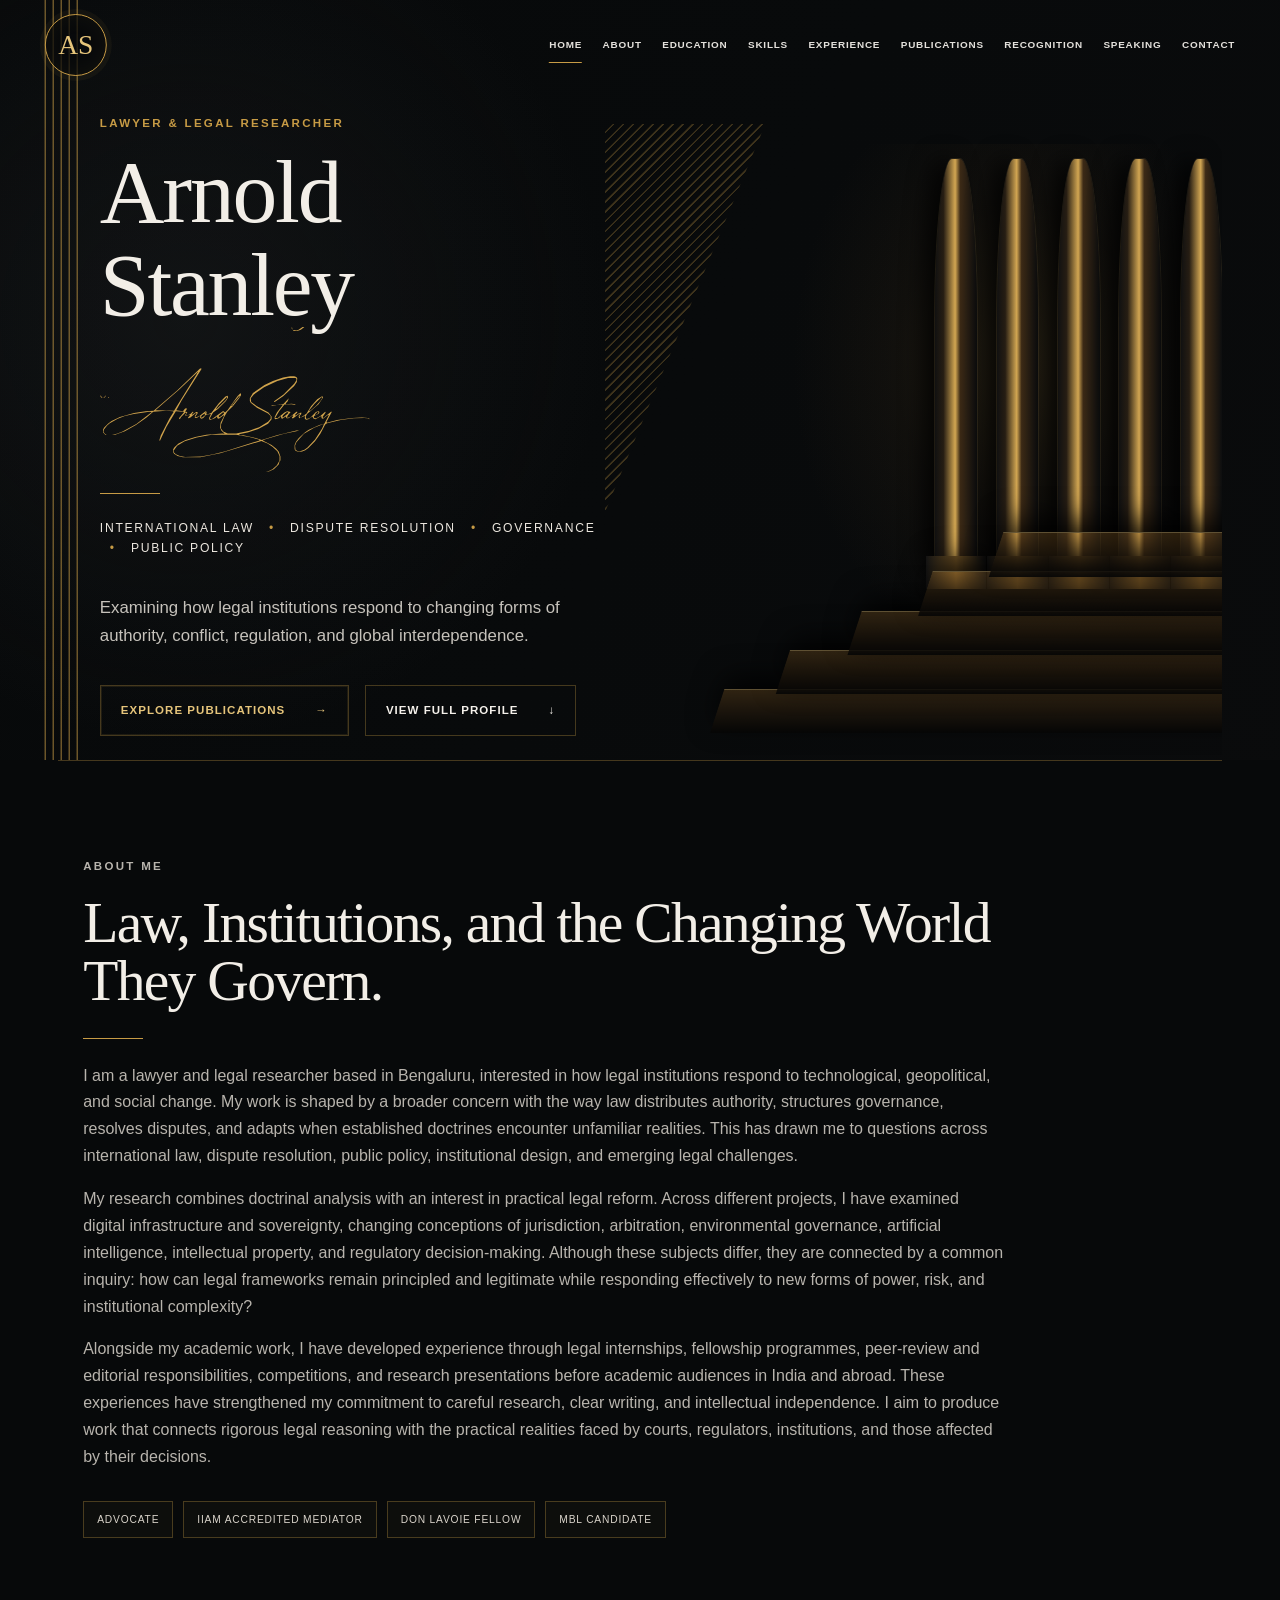
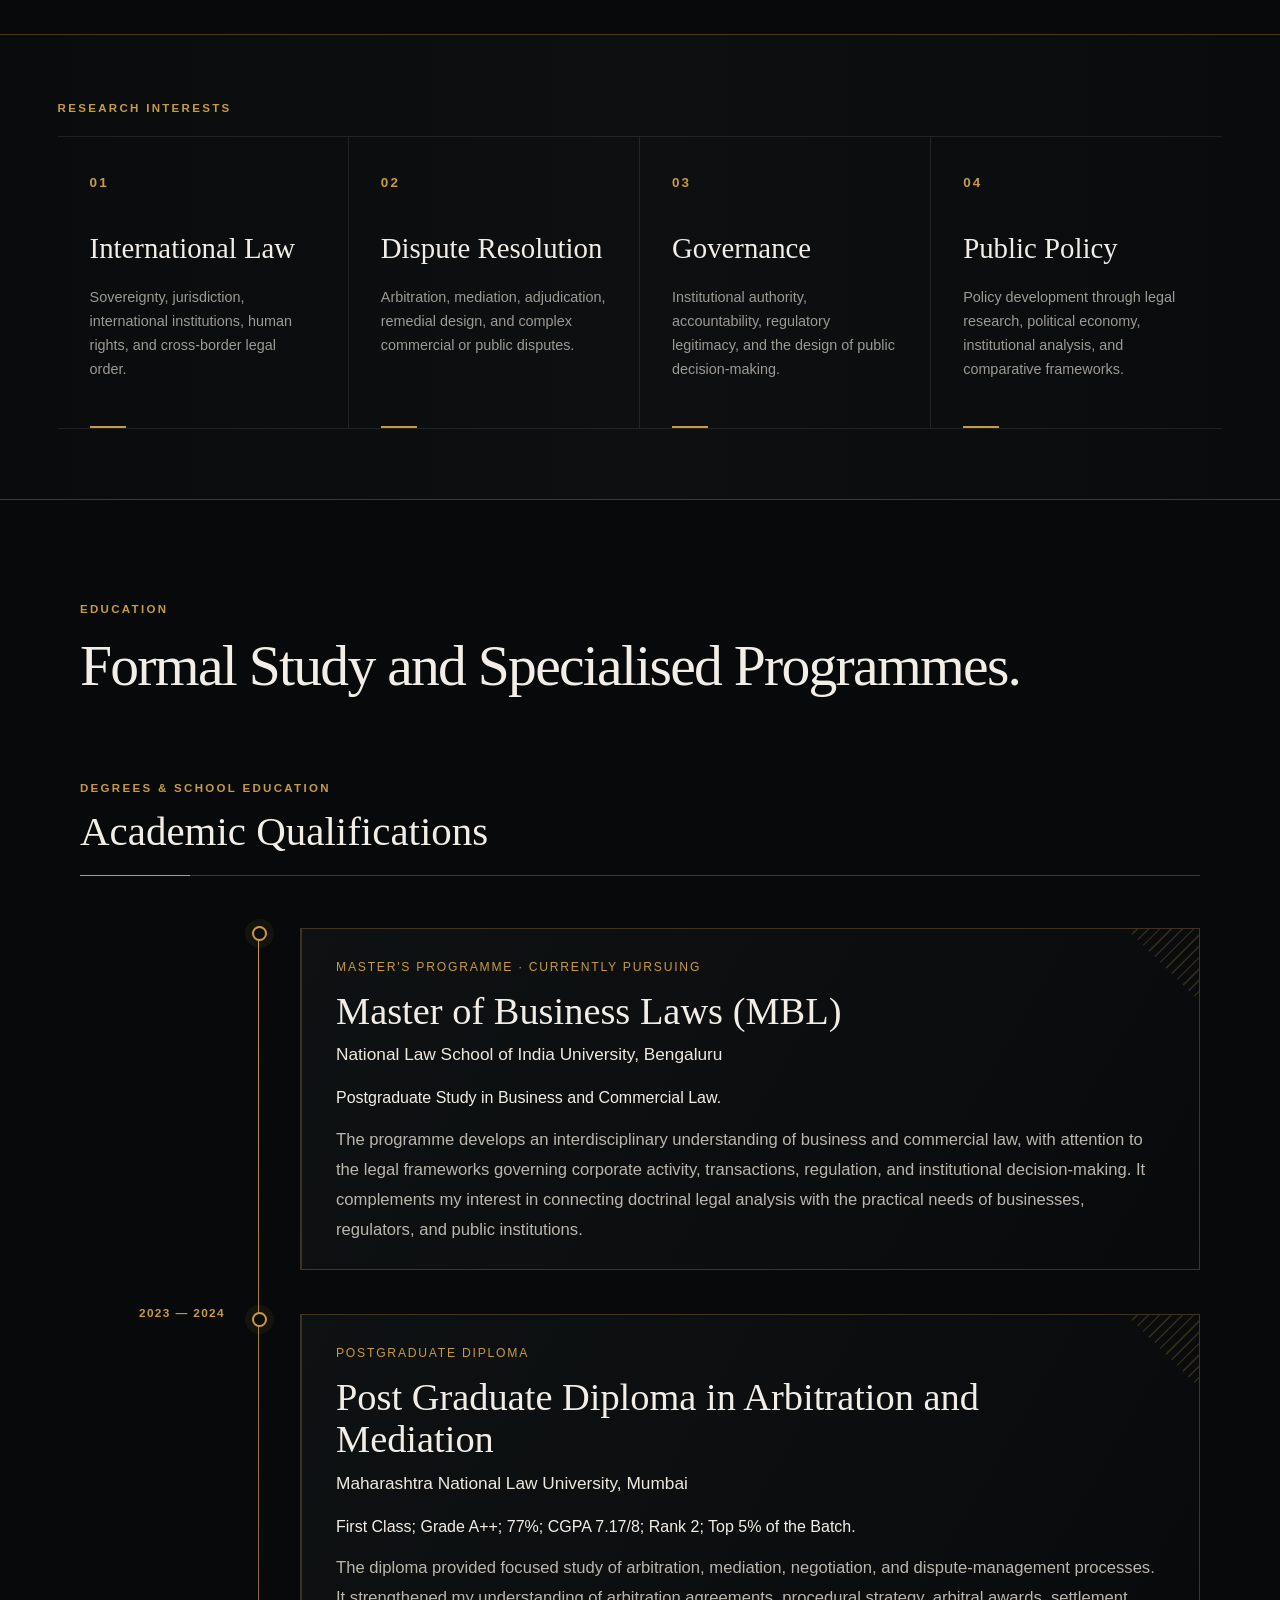
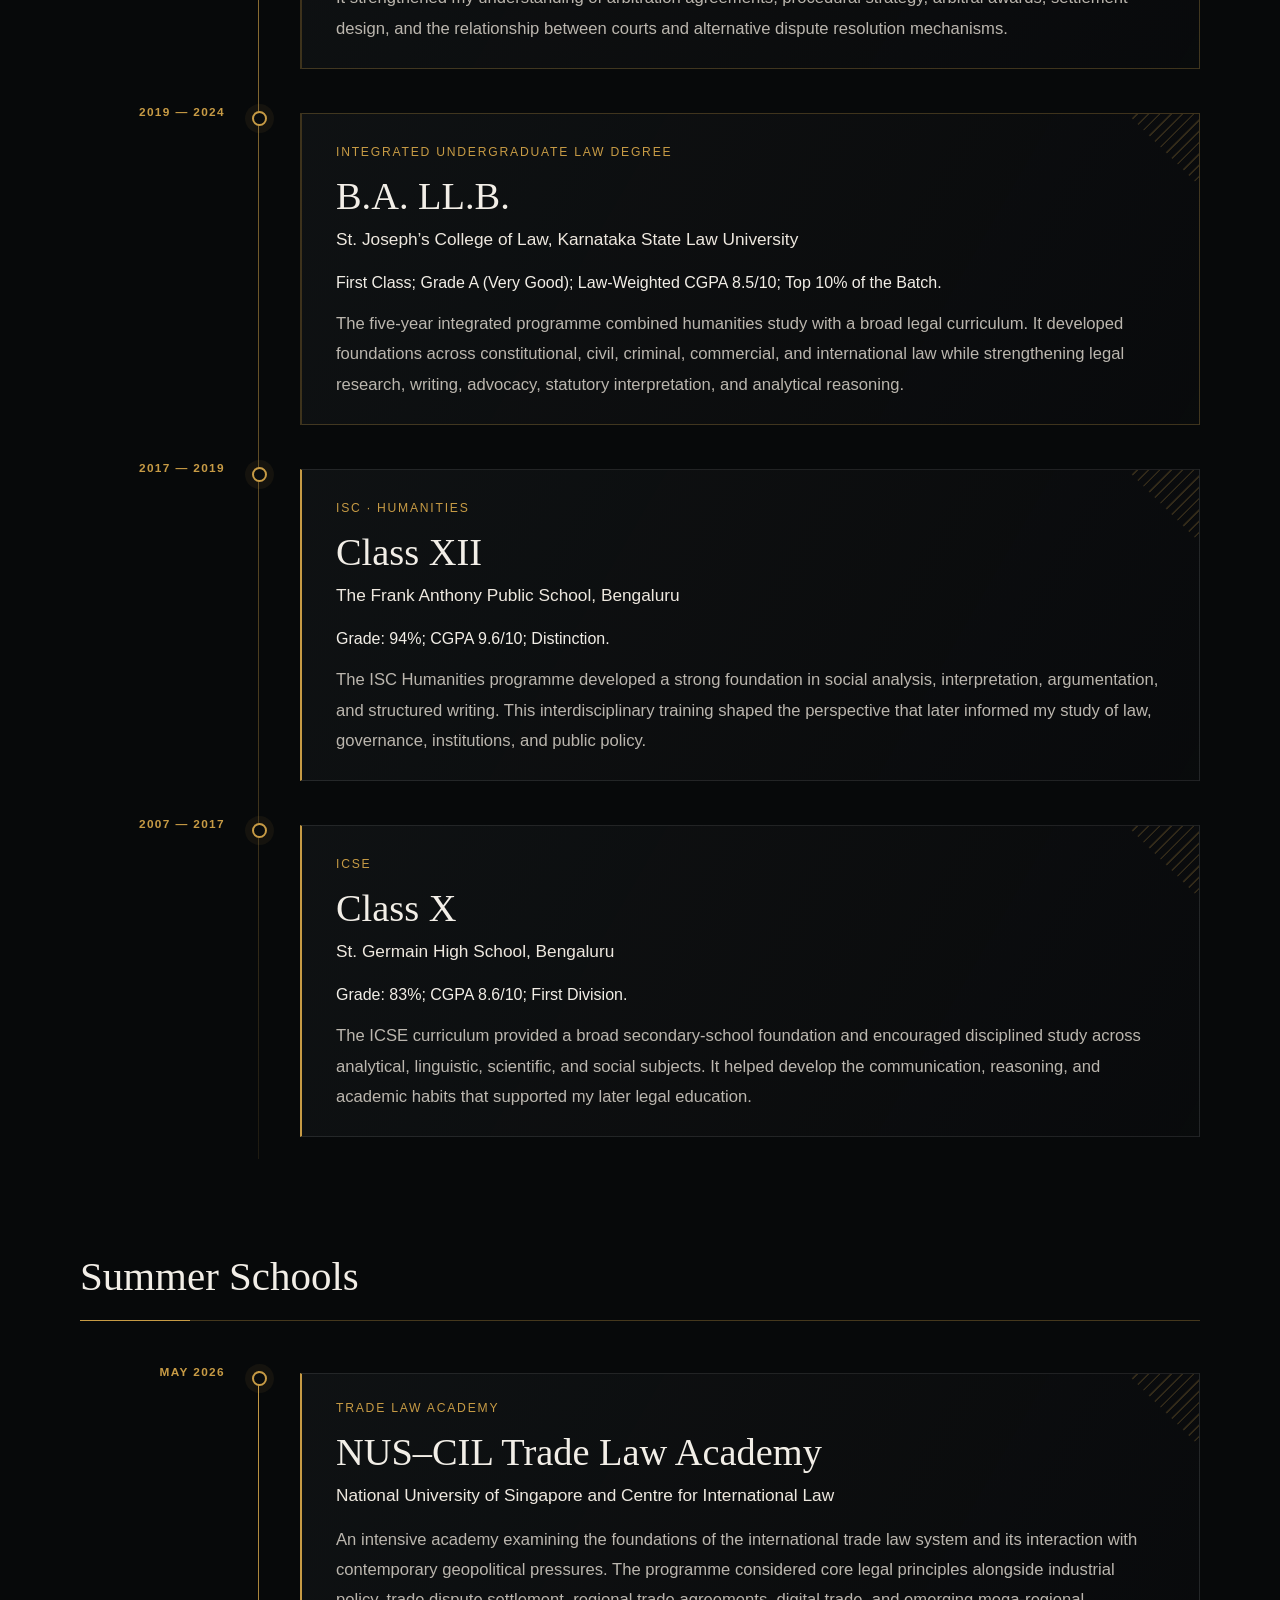
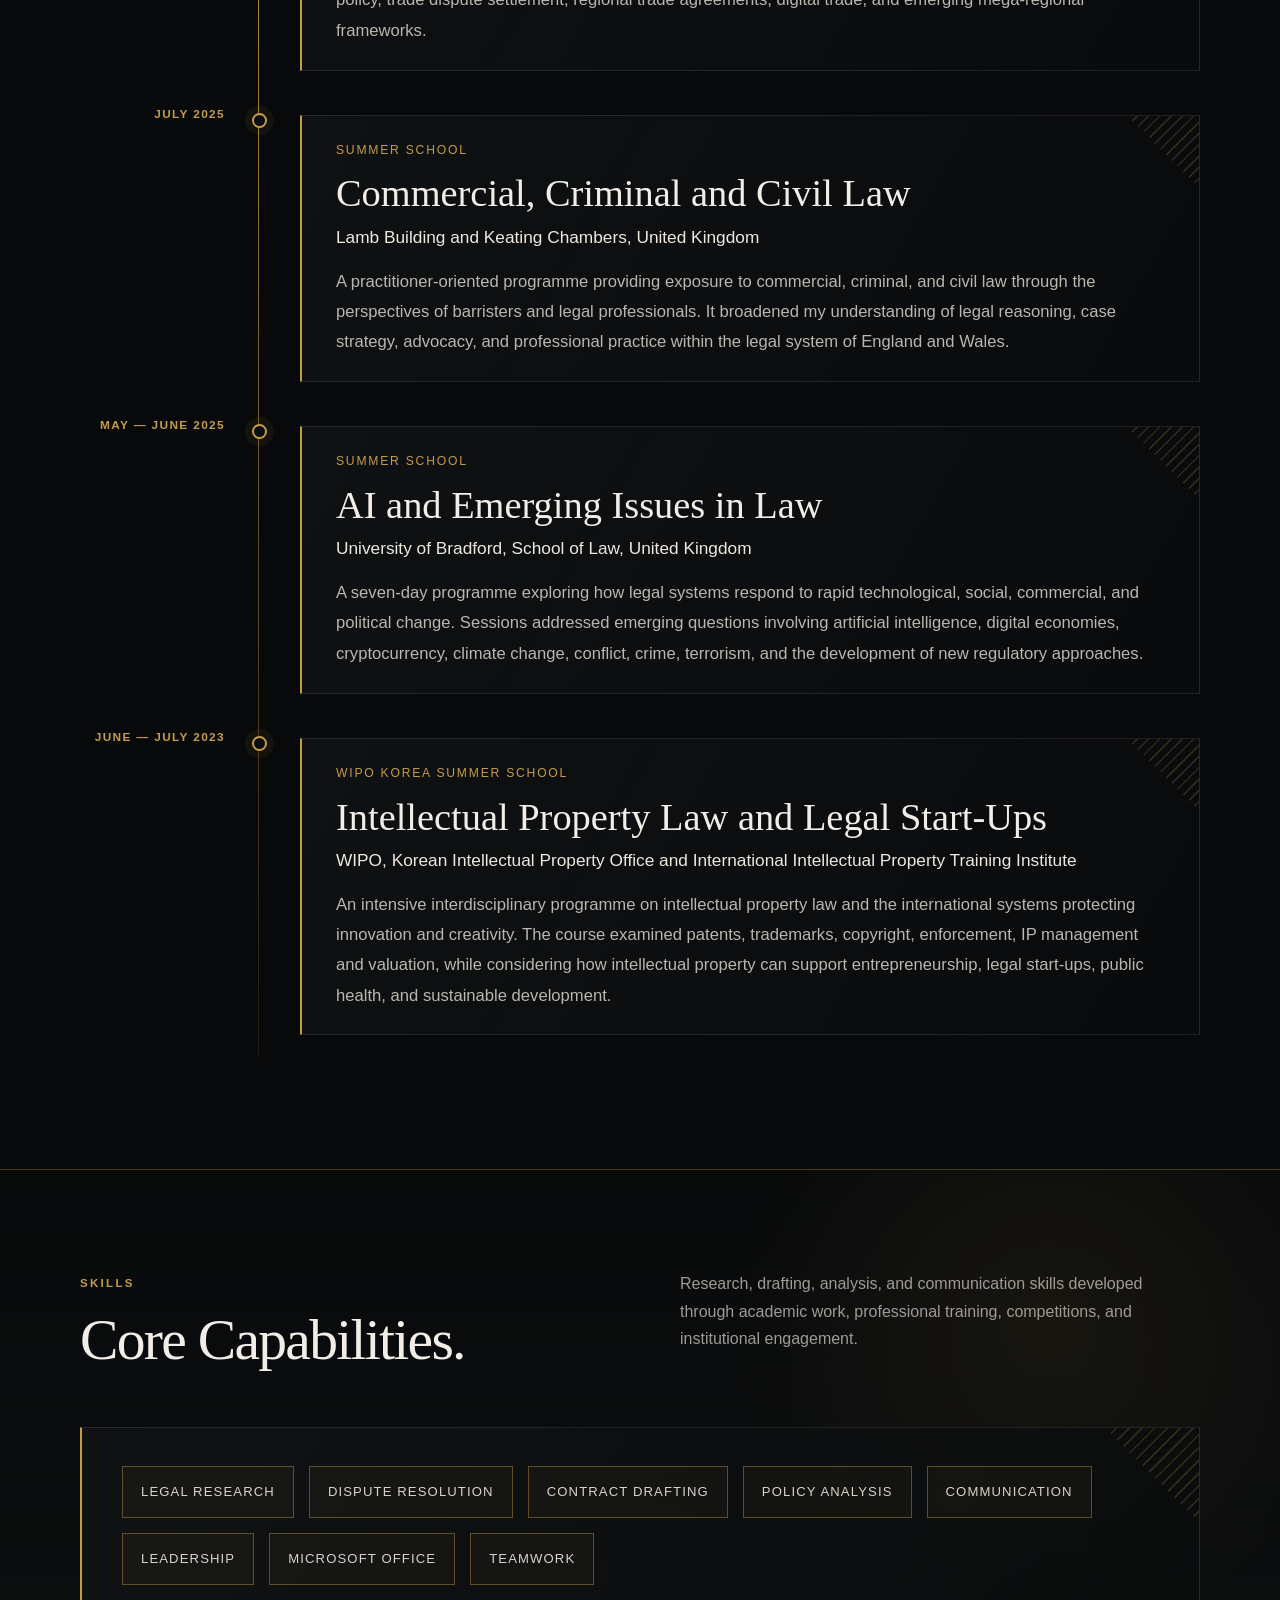
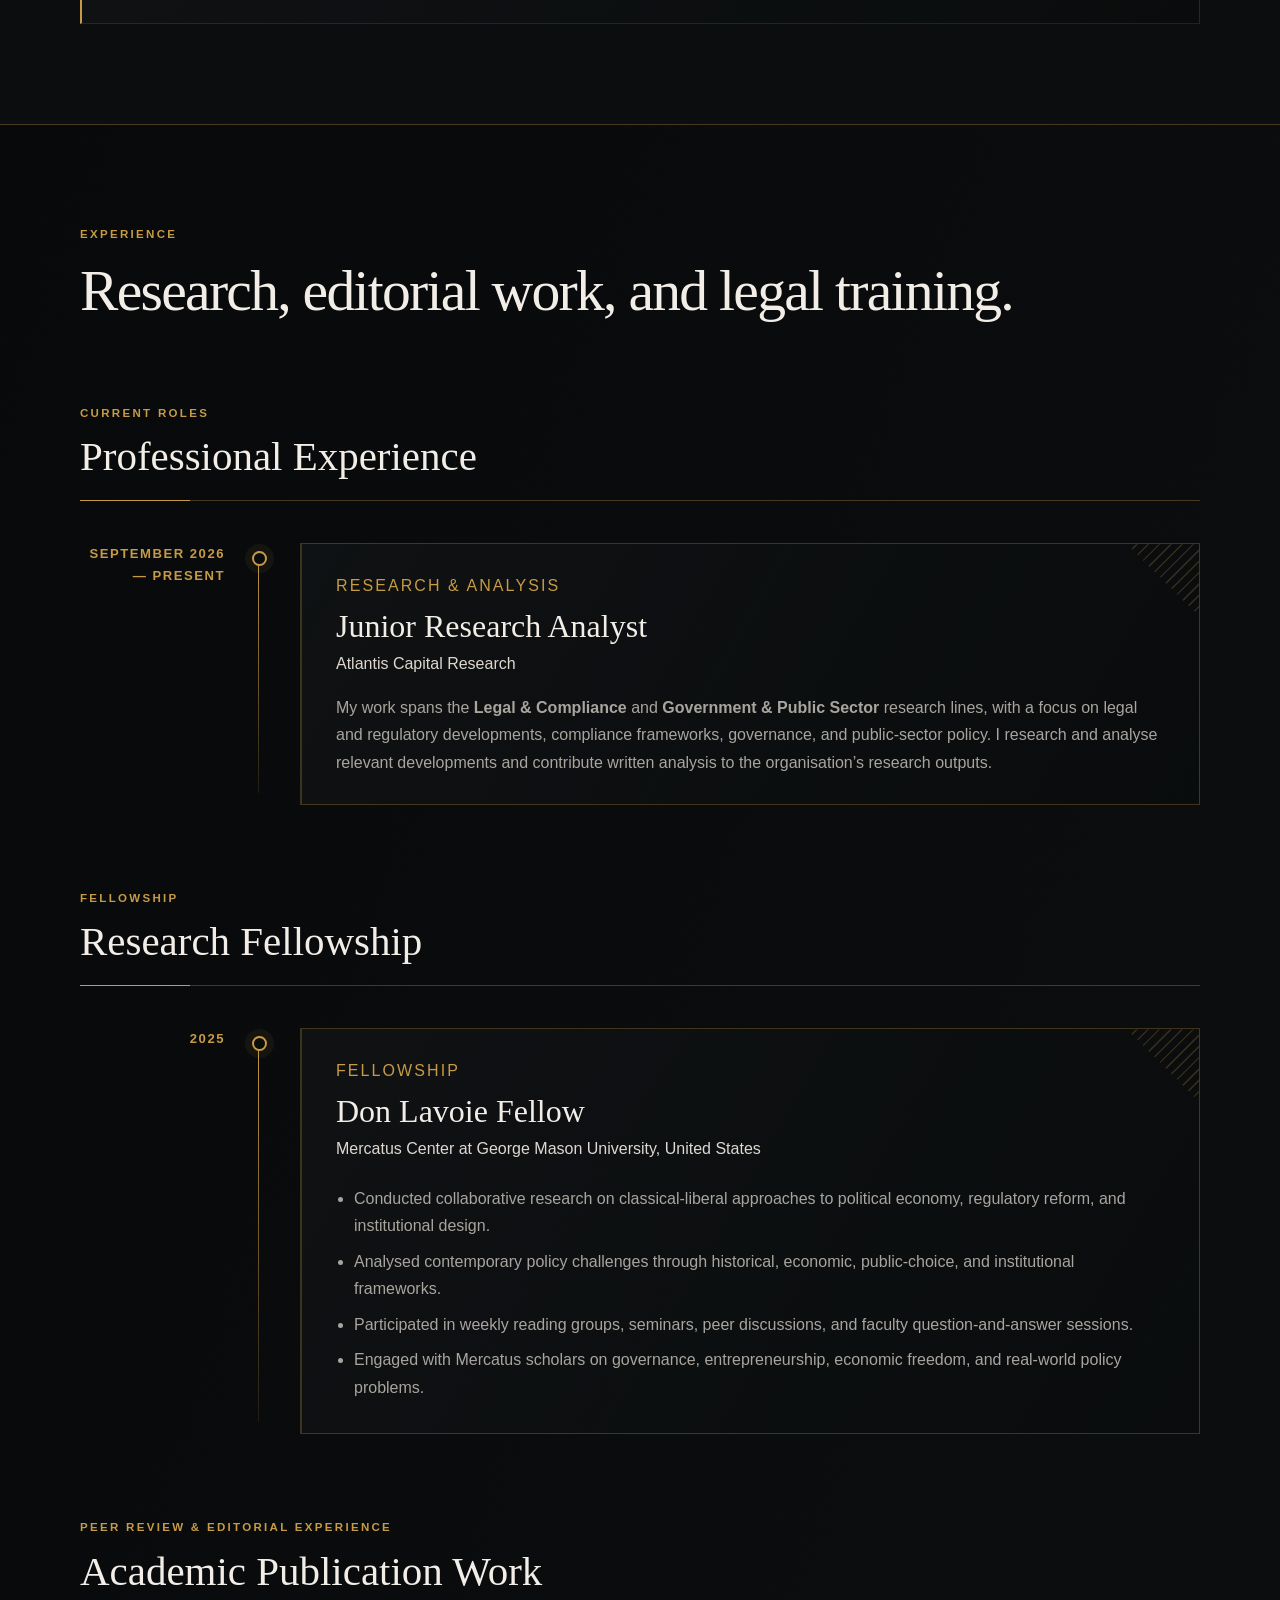
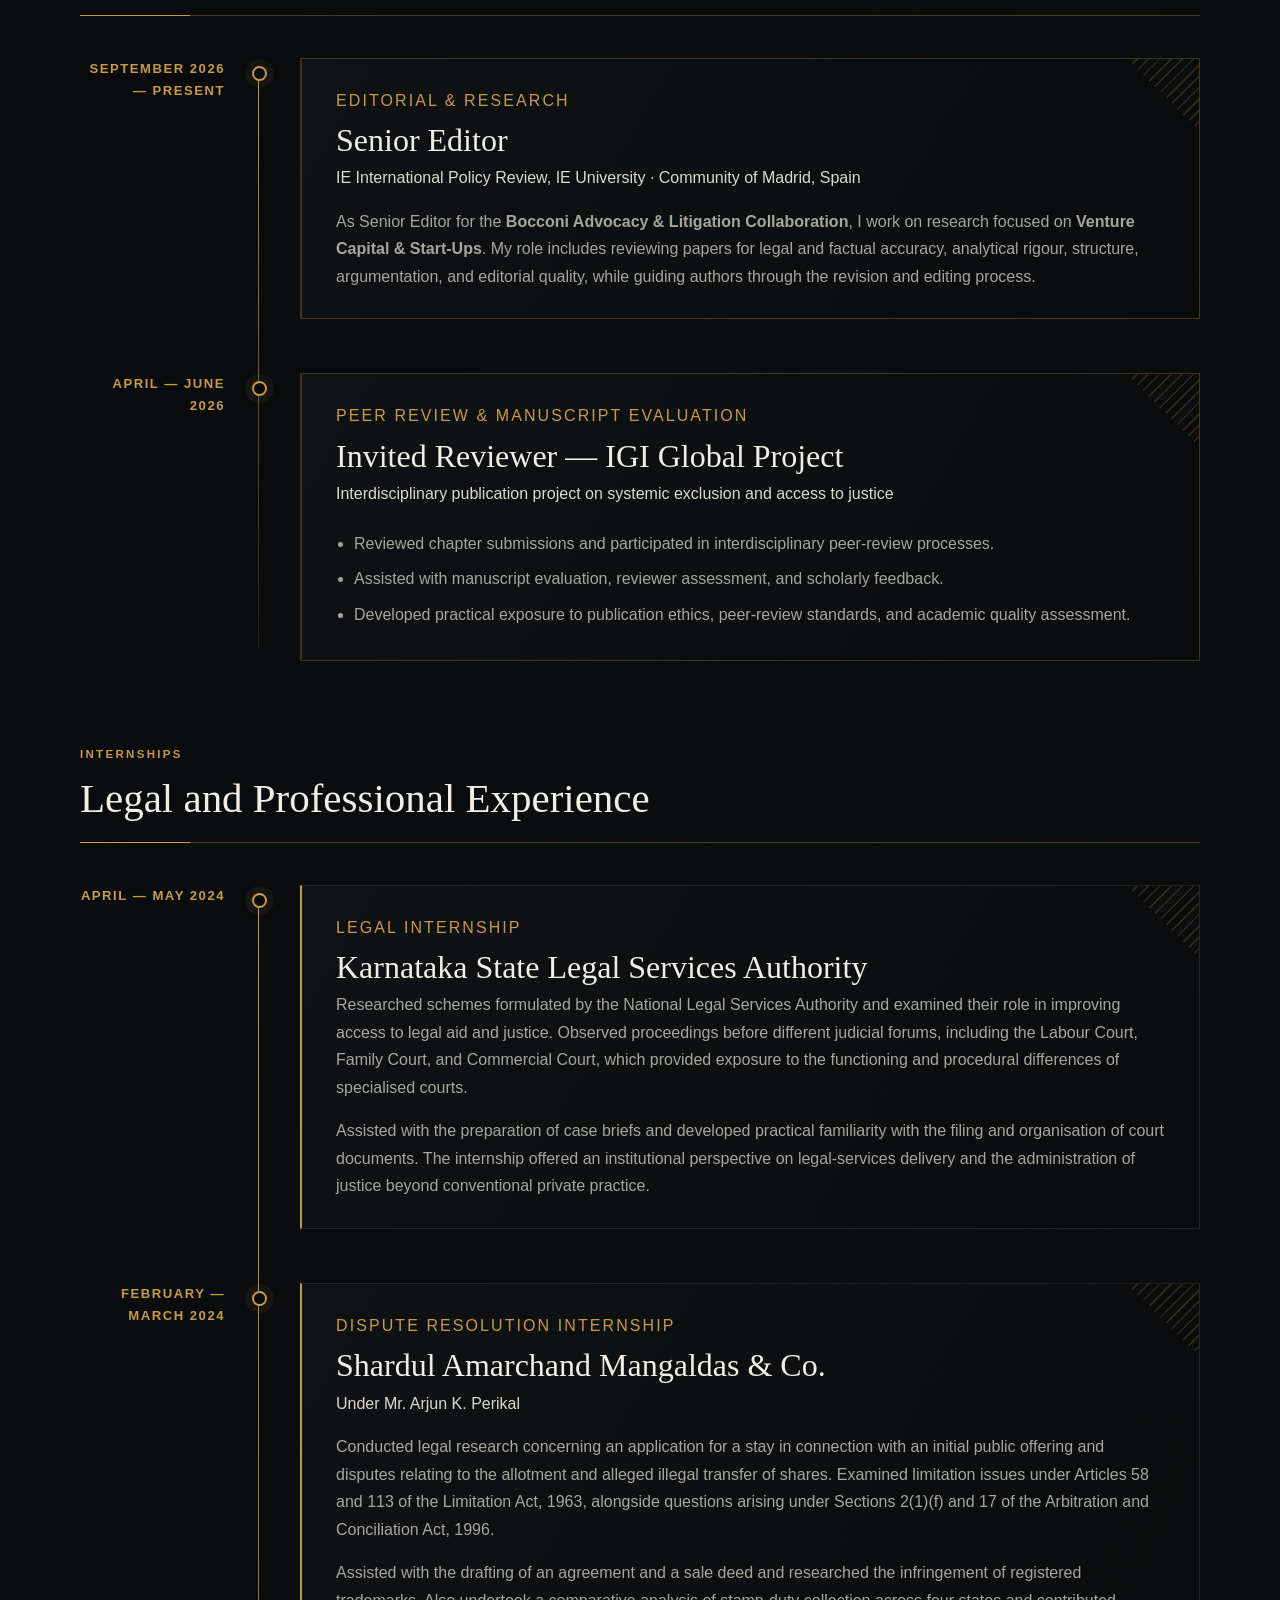
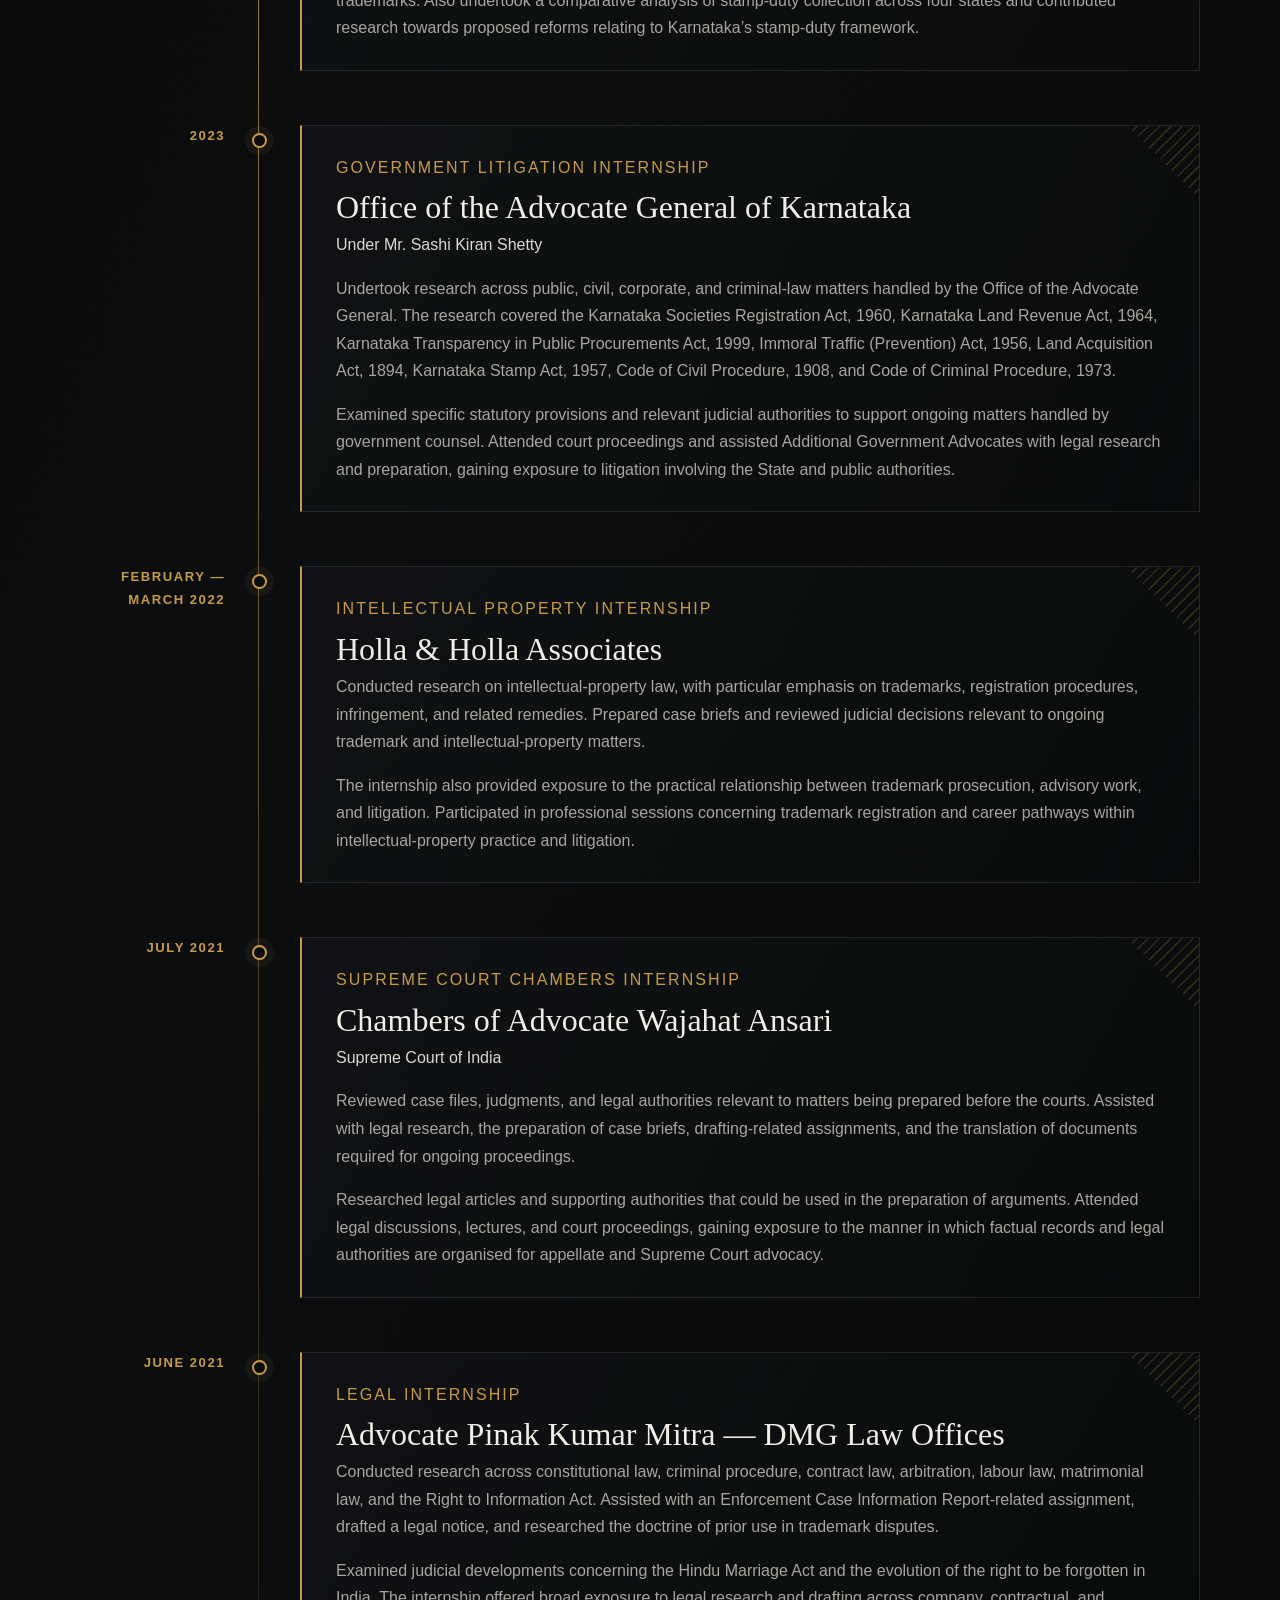
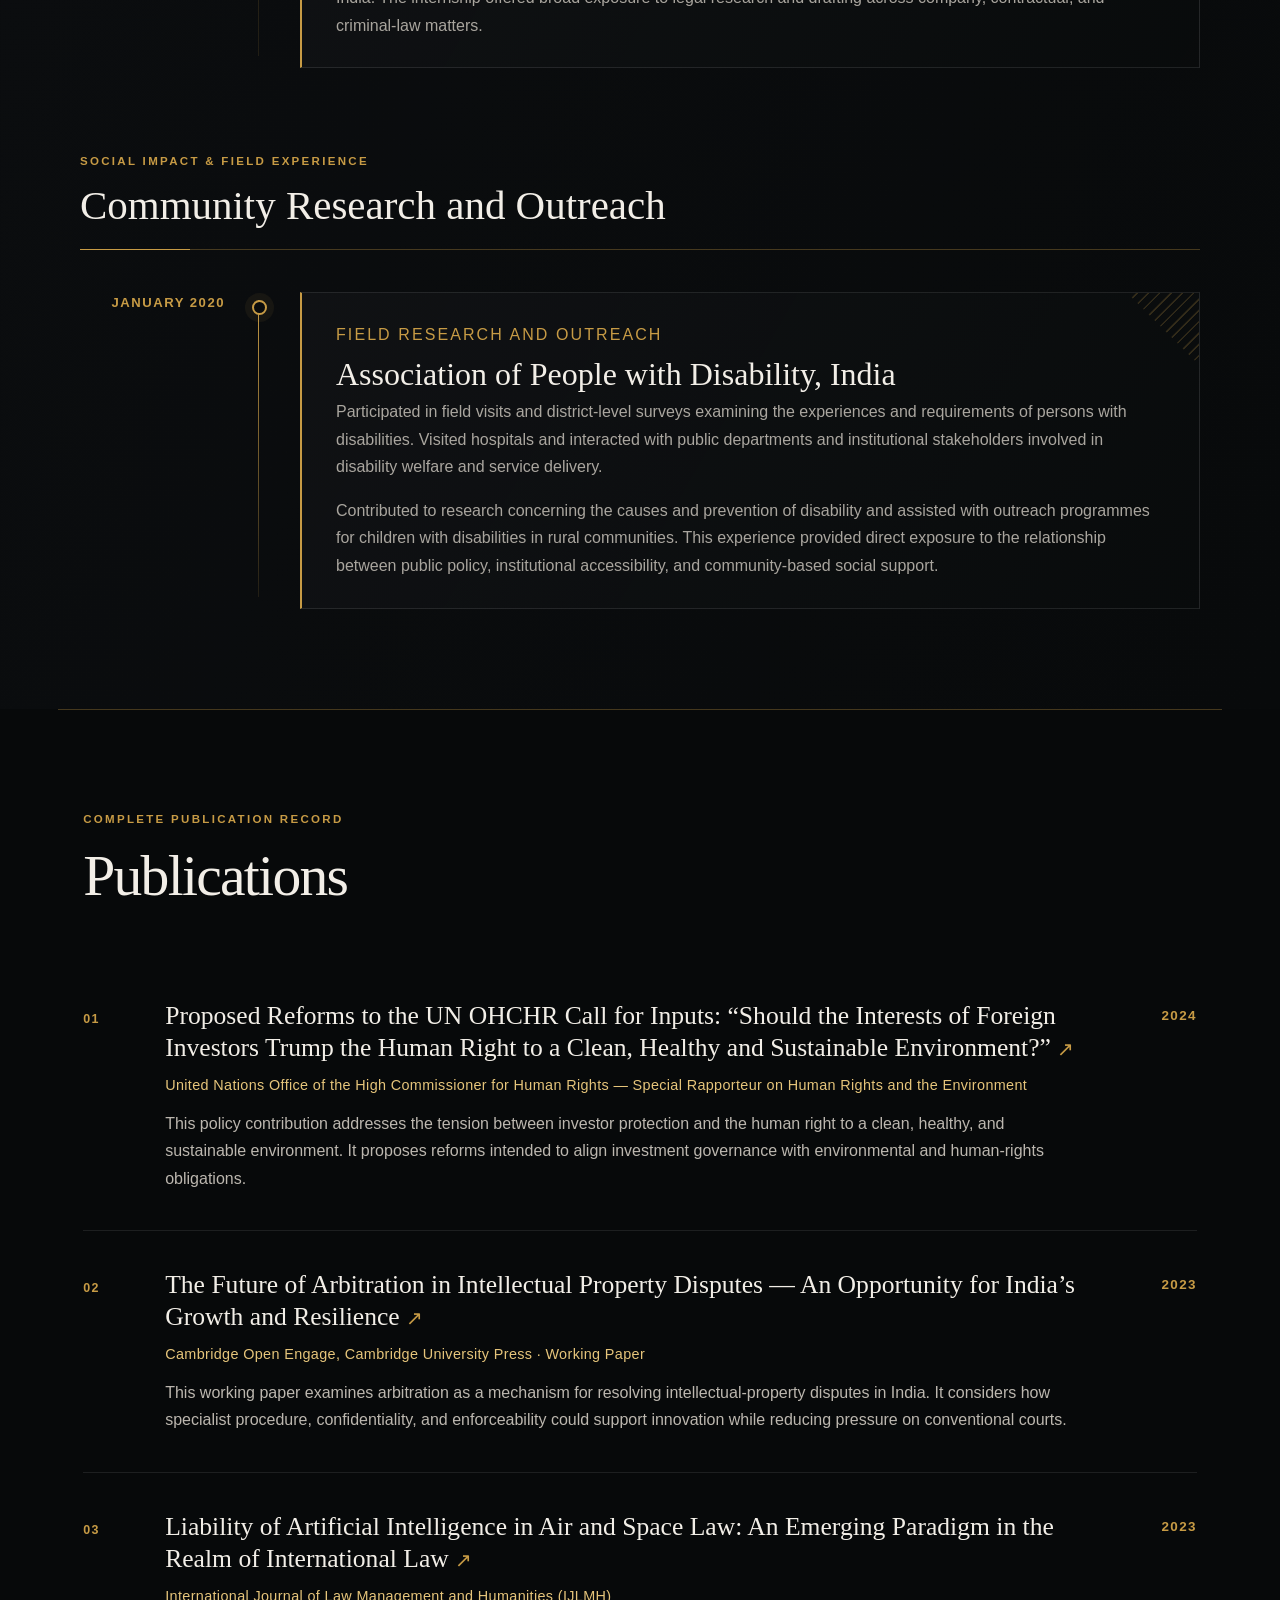
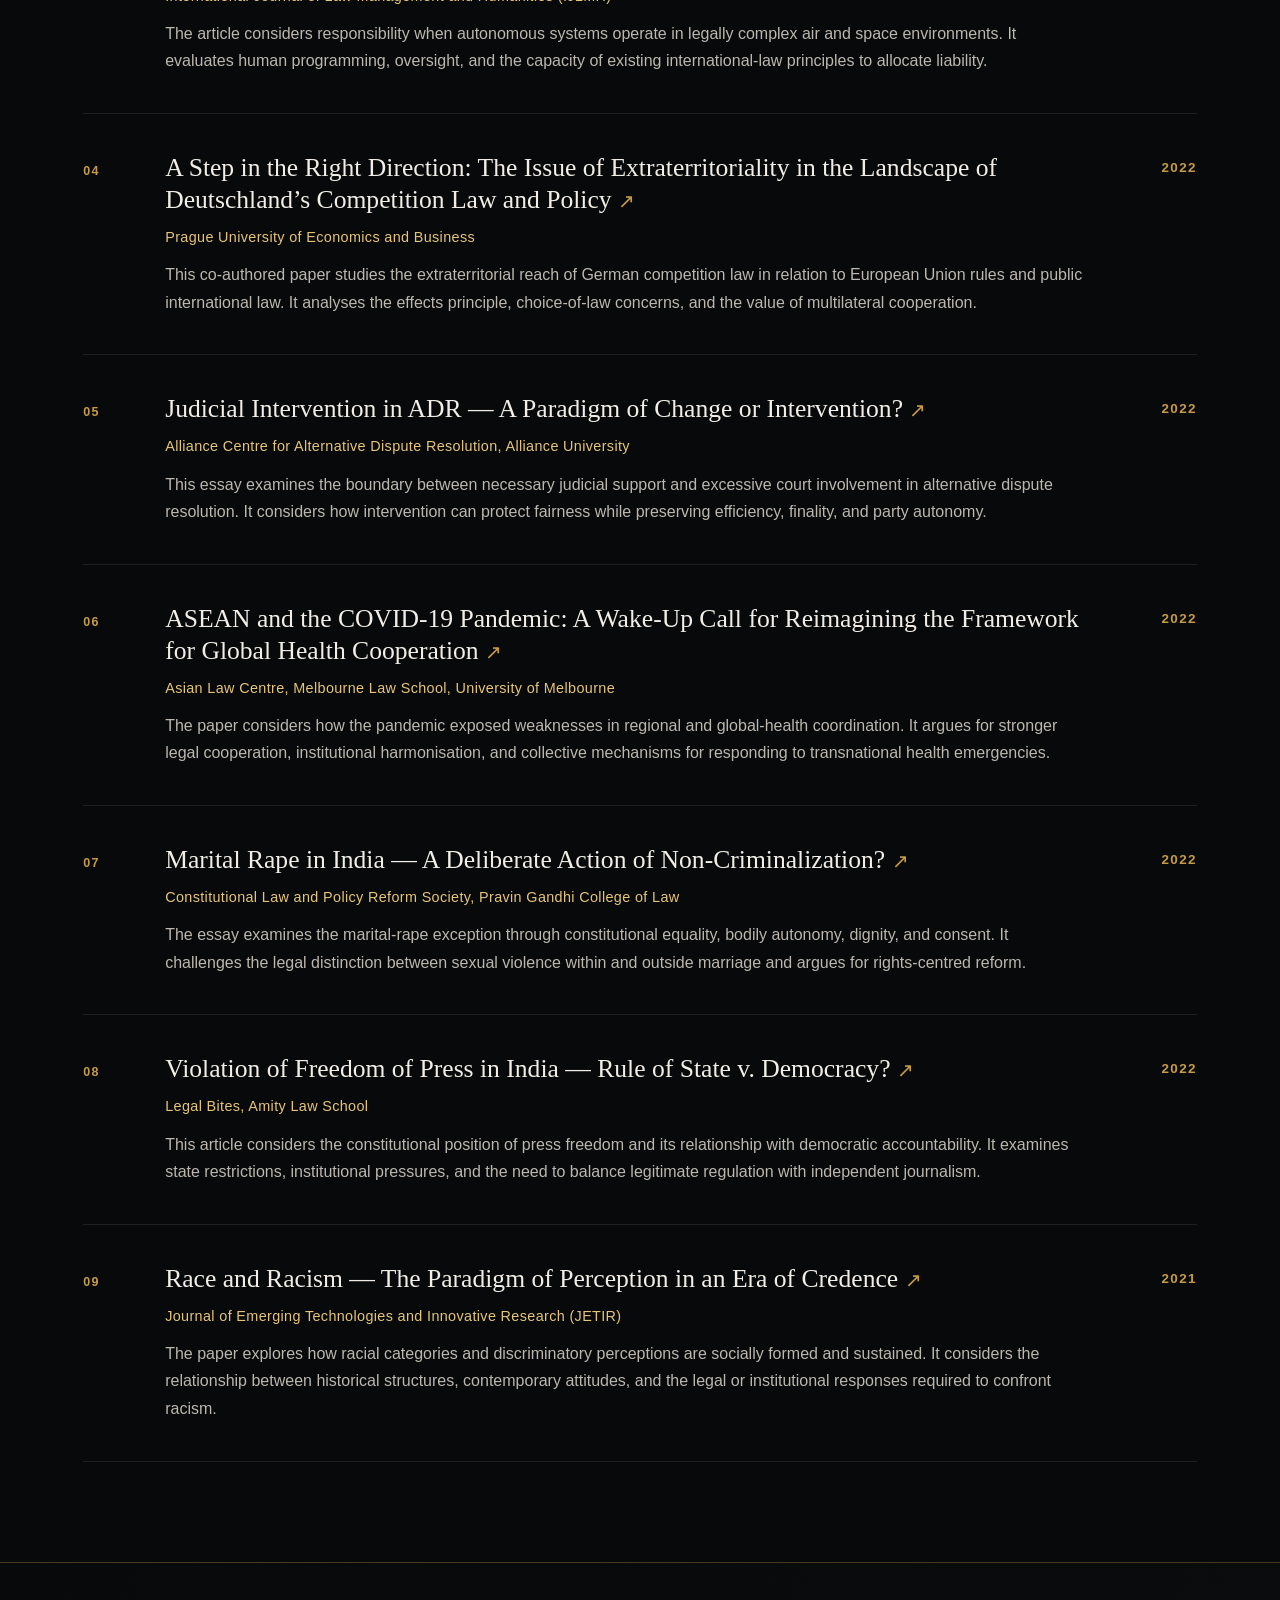
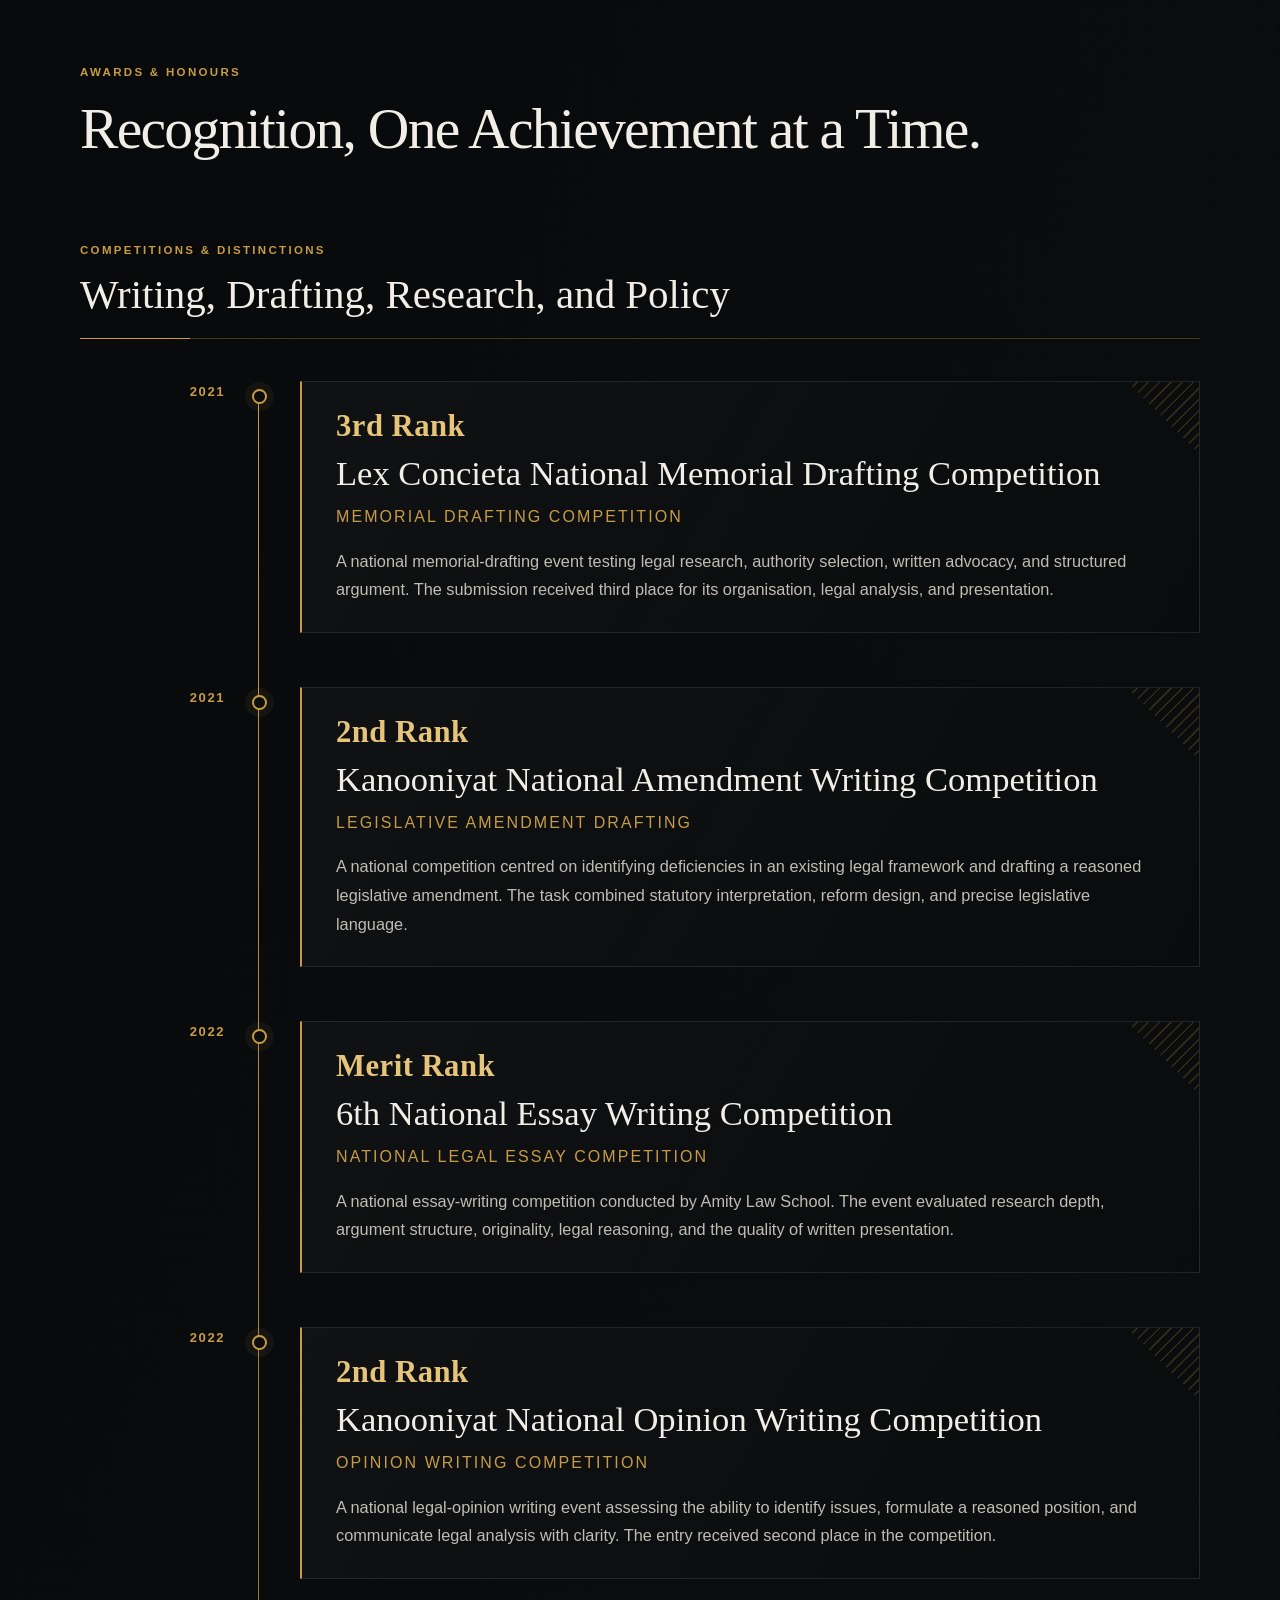
<file: index.html>
<!DOCTYPE html>

<html lang="en">
<head>
<meta charset="utf-8"/>
<meta content="width=device-width, initial-scale=1" name="viewport"/>
<meta content="#07090a" name="theme-color"/>
<meta content="dark" name="color-scheme"/>
<meta content="Arnold Stanley — Lawyer &amp; Legal Researcher working across international law, dispute resolution, governance, and public policy." name="description"/>
<meta content="#07090a" name="theme-color"/>
<title>Arnold Stanley | Lawyer &amp; Legal Researcher</title>
<link href="/favicon-48.png" rel="icon" sizes="48x48" type="image/png"/>
<style>
:root {
  --bg:#07090a; --bg-soft:#0b0d0f; --panel:#101214; --panel-deep:#090b0c;
  --text:#f2eee7; --muted:#aaa69e; --gold:#c79b45; --gold-light:#e6c57b;
  --line:rgba(199,155,69,.32); --line-soft:rgba(255,255,255,.09);
  --serif:Georgia,"Times New Roman",serif; --sans:Arial,Helvetica,sans-serif;
}
*{box-sizing:border-box} html{scroll-behavior:smooth;overflow-x:hidden} body{margin:0;background:var(--bg);color:var(--text);font-family:var(--sans);font-size:16px;line-height:1.68;overflow-x:hidden} a{color:inherit;text-decoration:none} button{color:inherit;font:inherit} h1,h2,h3,h4,p{margin-top:0} h1,h2,h3,h4{font-family:var(--serif);font-weight:500} h2{font-size:clamp(2.6rem,4.5vw,4.8rem);line-height:1;letter-spacing:-.03em}.section-shell{width:min(1440px,calc(100% - 9vw));margin:0 auto}.narrow-shell{width:min(1120px,100%)}.bordered-section{border-top:1px solid var(--line)}.deep-section{background:linear-gradient(110deg,#07090a,#0b0d0f 50%,#080a0b)}.eyebrow{margin:0 0 18px;color:var(--gold);text-transform:uppercase;letter-spacing:.2em;font-size:.72rem;font-weight:600}.section-intro{max-width:520px;color:#9f9b94;font-size:.95rem}.small-rule,.hero-rule{width:60px;height:1px;background:var(--gold);margin:0 0 24px}
.site-header{height:90px;width:min(1440px,calc(100% - 7vw));margin:0 auto;display:flex;align-items:center;justify-content:space-between;position:absolute;z-index:20;left:50%;transform:translateX(-50%)}.monogram{font-family:var(--serif);font-size:2.3rem;color:var(--gold-light)}.primary-nav{display:flex;gap:clamp(14px,1.6vw,28px);align-items:center}.primary-nav a{text-transform:uppercase;letter-spacing:.08em;font-size:.62rem;font-weight:600;color:#e4e1dc;padding:10px 0;position:relative}.primary-nav a::after{content:"";position:absolute;left:0;bottom:0;width:0;height:1px;background:var(--gold);transition:.25s}.primary-nav a:hover::after,.primary-nav a.active::after{width:100%}.menu-button{display:none;border:1px solid var(--line);background:none;padding:8px 13px}
.hero{min-height:760px;display:grid;grid-template-columns:47% 53%;align-items:center;position:relative;padding-top:90px}.hero::before{content:"";position:absolute;inset:0 -10vw;z-index:-2;background:radial-gradient(circle at 18% 42%,rgba(34,36,38,.38),transparent 34%),linear-gradient(118deg,#07090a 0%,#080a0b 53%,#0a0b0c 100%)}.hero-copy{padding-left:3.3vw;position:relative;z-index:2}.hero h1{font-size:clamp(5rem,8.8vw,9.4rem);line-height:.72;text-transform:uppercase;letter-spacing:-.055em;margin:0 0 35px}.areas-inline{max-width:760px;text-transform:uppercase;letter-spacing:.14em;font-size:.76rem;color:#ece7df}.areas-inline span{color:var(--gold);margin:0 10px}.hero-summary{max-width:620px;color:#c6c2bb;font-size:1.05rem;margin:35px 0}.button-row{display:flex;gap:16px;flex-wrap:wrap}.button{min-width:210px;display:inline-flex;justify-content:center;align-items:center;gap:30px;padding:15px 20px;text-transform:uppercase;letter-spacing:.09em;font-size:.72rem;font-weight:600;border:1px solid var(--line);transition:.25s}.button:hover{transform:translateY(-2px);border-color:var(--gold)}.button-gold{color:var(--gold-light);box-shadow:inset 0 0 0 1px rgba(199,155,69,.12)}.button-outline{color:#f5f1eb}.hero-stripes{position:absolute;left:-1.5vw;top:0;bottom:0;width:46px;background:repeating-linear-gradient(90deg,transparent 0 6px,rgba(199,155,69,.72) 7px 8px);opacity:.72}.hero-architecture{height:100%;position:relative;overflow:hidden}.arch-glow{position:absolute;right:6%;top:8%;width:64%;height:78%;background:radial-gradient(ellipse at 58% 42%,rgba(199,155,69,.18) 0%,rgba(111,78,35,.09) 38%,transparent 70%)}.columns{position:absolute;right:0;top:5%;width:72%;height:67%;display:flex;justify-content:flex-end;gap:4.4%;align-items:flex-end}.columns span{height:92%;width:9.4%;border-radius:40% 40% 5% 5%;background:linear-gradient(90deg,#111 0%,#261d13 20%,#d2a652 48%,#3c2a16 60%,#0d0e0f 100%);box-shadow:0 0 0 1px rgba(255,215,140,.1),-12px 0 22px rgba(0,0,0,.8);position:relative}.columns span::before{content:"";position:absolute;left:-22%;right:-22%;bottom:-4%;height:8%;background:linear-gradient(90deg,#161616,#7f5d29,#191919)}.steps{position:absolute;right:-3%;bottom:4%;width:86%;height:39%;transform:skewX(-18deg);transform-origin:bottom right}.steps i{position:absolute;right:0;height:17%;border-top:1px solid rgba(226,190,117,.4);background:linear-gradient(180deg,rgba(122,83,31,.34),rgba(5,5,5,.93));box-shadow:0 -12px 28px rgba(0,0,0,.8)}.steps i:nth-child(1){bottom:0;width:100%}.steps i:nth-child(2){bottom:15%;width:90%}.steps i:nth-child(3){bottom:30%;width:79%}.steps i:nth-child(4){bottom:45%;width:68%}.steps i:nth-child(5){bottom:60%;width:57%}.diagonal-stripes{position:absolute;top:5%;left:0;width:26%;height:58%;clip-path:polygon(0 0,100% 0,0 100%);opacity:.4;background:repeating-linear-gradient(135deg,transparent 0 5px,rgba(199,155,69,.7) 6px 7px)}
.about{min-height:610px;padding:84px 2vw;display:grid;grid-template-columns:31% 1fr;gap:8%;align-items:center}.portrait-card{position:relative;aspect-ratio:4/5;max-width:400px;border:1px solid rgba(199,155,69,.7);padding:10px}.portrait-placeholder{height:100%;display:grid;place-items:center;background:radial-gradient(circle at 50% 25%,#343638 0,#191b1d 28%,#0b0c0e 68%),linear-gradient(140deg,#27282a,#0a0b0c);position:relative;overflow:hidden;color:#7c786f;text-transform:uppercase;letter-spacing:.16em;font-size:.68rem}.portrait-placeholder::before{content:"";width:42%;aspect-ratio:1;border-radius:50%;background:#111416;position:absolute;top:20%;box-shadow:0 122px 0 50px #111416}.portrait-placeholder span{position:absolute;bottom:22px;z-index:2}.corner-stripes{position:absolute;right:-2px;bottom:-2px;width:90px;height:90px;clip-path:polygon(100% 0,100% 100%,0 100%);background:repeating-linear-gradient(135deg,transparent 0 5px,var(--gold) 6px 7px)}.about-copy{max-width:800px}.about-copy h2{margin-bottom:28px}.about-copy p{color:#b8b4ad;max-width:780px}.credential-row{display:flex;flex-wrap:wrap;gap:10px;margin-top:30px}.credential-row span,.skill-cloud span{border:1px solid var(--line);padding:9px 13px;color:#d9d3ca;text-transform:uppercase;letter-spacing:.08em;font-size:.64rem;background:rgba(199,155,69,.03)}
.research-strip{background:linear-gradient(90deg,#090b0d,#0d0f11,#090b0d)}.research-inner{padding:64px 0 70px}.research-grid{display:grid;grid-template-columns:repeat(4,1fr);border-top:1px solid var(--line-soft);border-bottom:1px solid var(--line-soft)}.research-grid article{min-height:240px;padding:32px;border-right:1px solid var(--line-soft);position:relative}.research-grid article:last-child{border-right:0}.research-grid article::after{content:"";position:absolute;bottom:0;left:32px;width:36px;height:2px;background:var(--gold)}.number{color:var(--gold);font-size:.7rem;letter-spacing:.16em}.research-grid h3{font-size:1.8rem;margin:28px 0 12px}.research-grid p{color:#9d9a94;font-size:.9rem}
.profile-section{padding:100px 0}.section-heading{display:flex;align-items:flex-end;justify-content:space-between;gap:50px;margin-bottom:58px}.section-heading h2{margin-bottom:0}.vertical-timeline{position:relative;padding-left:220px}.vertical-timeline::before{content:"";position:absolute;left:178px;top:8px;bottom:12px;width:1px;background:linear-gradient(var(--gold),rgba(199,155,69,.12))}.timeline-entry{position:relative;display:grid;grid-template-columns:1fr;min-height:170px;padding:0 0 54px}.timeline-entry:last-child{padding-bottom:0}.timeline-marker{position:absolute;left:-48px;top:8px;width:15px;height:15px;border-radius:50%;border:2px solid var(--gold);background:#0a0c0d;box-shadow:0 0 0 7px rgba(199,155,69,.07)}.timeline-date{position:absolute;left:-220px;top:0;width:145px;text-align:right;color:var(--gold);text-transform:uppercase;letter-spacing:.1em;font-size:.68rem}.timeline-content{border:1px solid var(--line-soft);border-left:2px solid var(--gold);padding:28px 34px;background:linear-gradient(120deg,rgba(17,19,21,.82),rgba(9,11,12,.72));position:relative}.timeline-content::after{content:"";position:absolute;right:0;top:0;width:72px;height:72px;clip-path:polygon(100% 0,100% 100%,0 0);background:repeating-linear-gradient(135deg,transparent 0 6px,rgba(199,155,69,.22) 7px 8px)}.featured-entry .timeline-content{border-color:rgba(199,155,69,.28)}.programme-entry .timeline-content{padding-top:24px;padding-bottom:24px}.entry-label{color:var(--gold);text-transform:uppercase;letter-spacing:.13em;font-size:.64rem;margin-bottom:9px}.timeline-content h3{font-size:2rem;line-height:1.1;margin-bottom:6px;max-width:780px}.entry-org{color:#ded8d0;margin-bottom:16px}.timeline-content>p:last-child{color:#a9a59e}.timeline-content ul{margin:18px 0 0;padding-left:18px;color:#a9a59e}.timeline-content li{padding:4px 0}
.publications{padding:100px 2vw}.publication-controls{display:flex;gap:15px;align-items:center}.publication-controls button{width:52px;height:52px;border:1px solid var(--line);border-radius:50%;background:transparent;cursor:pointer;color:var(--gold-light)}.publication-controls span{color:#8e8b85;min-width:60px;text-align:center;font-size:.78rem;letter-spacing:.1em}.publication-stage{min-height:540px}.publication{display:none;grid-template-columns:34% 1fr 22%;border:1px solid var(--line);min-height:520px;background:linear-gradient(125deg,#0b0d0e,#111315 60%,#0a0c0d);box-shadow:0 22px 70px rgba(0,0,0,.28)}.publication.active{display:grid;animation:fadeIn .42s ease}.publication-cover{position:relative;overflow:hidden;padding:44px 38px;border-right:1px solid var(--line);background:radial-gradient(circle at 30% 70%,rgba(199,155,69,.18),transparent 38%),#080a0b}.publication-cover::after{content:"";position:absolute;inset:0;background:repeating-linear-gradient(90deg,transparent 0 12px,rgba(199,155,69,.12) 13px 14px);opacity:.24}.publication-cover h3{position:relative;z-index:2;font-size:2.5rem;line-height:1;margin:38px 0 24px}.publication-cover p,.cover-kicker{position:relative;z-index:2}.cover-kicker{color:var(--gold);text-transform:uppercase;letter-spacing:.14em;font-size:.62rem}.publication-cover p{color:#beb9b1;font-family:var(--serif);font-size:1.15rem;max-width:260px}.cover-orbit{position:absolute;width:390px;aspect-ratio:1;border-radius:50%;border:1px solid rgba(224,185,99,.45);right:-180px;bottom:-170px;box-shadow:0 0 70px rgba(199,155,69,.12)}.cover-orbit::after{content:"";position:absolute;inset:35px;border:1px solid rgba(224,185,99,.26);border-radius:50%}.cover-grid{position:absolute;inset:50% -10% -10% 30%;background-image:linear-gradient(rgba(199,155,69,.17) 1px,transparent 1px),linear-gradient(90deg,rgba(199,155,69,.17) 1px,transparent 1px);background-size:24px 24px;transform:perspective(400px) rotateX(58deg)}.cover-lines{position:absolute;inset:55% -15% 0 30%;background:repeating-linear-gradient(-18deg,transparent 0 14px,rgba(199,155,69,.28) 15px 16px)}.publication-body{padding:54px 52px}.publication-meta{color:var(--gold);text-transform:uppercase;letter-spacing:.13em;font-size:.66rem}.publication-meta span{padding:0 8px}.publication-body h3{font-size:3rem;margin:20px 0}.publication-deck{color:#eee9e1!important;font-family:var(--serif);font-size:1.4rem;line-height:1.3}.publication-body p{color:#aaa69f;max-width:700px}.publication-notes{padding:54px 30px;border-left:1px solid var(--line);display:flex;flex-direction:column}.publication-notes ul{list-style:none;padding:0;margin:13px 0 auto;color:#aaa69f}.publication-notes li{padding:9px 0 9px 17px;border-bottom:1px solid rgba(255,255,255,.05);position:relative}.publication-notes li::before{content:"•";color:var(--gold);position:absolute;left:0}.archive{margin-top:85px}.archive-heading{display:flex;justify-content:space-between;align-items:end;border-bottom:1px solid var(--line);padding-bottom:20px}.archive-heading h3{font-size:2.4rem;margin:0}.publication-list{list-style:none;padding:0;margin:0;counter-reset:pub}.publication-list li{counter-increment:pub;display:grid;grid-template-columns:56px 1fr 80px;gap:20px;padding:28px 0;border-bottom:1px solid var(--line-soft);align-items:start}.publication-list li::before{content:counter(pub,decimal-leading-zero);color:var(--gold);letter-spacing:.12em;font-size:.67rem;padding-top:7px}.publication-list h4{font-size:1.4rem;line-height:1.2;margin-bottom:6px}.publication-list p{color:#95918a;margin-bottom:0}.publication-list>li>span{color:var(--gold);text-align:right;font-size:.76rem;letter-spacing:.1em}
.detail-columns{display:grid;grid-template-columns:1fr 1fr;gap:30px}.detail-panel{border:1px solid var(--line-soft);padding:34px;background:rgba(12,14,16,.55);position:relative}.detail-panel::after{content:"";position:absolute;right:0;bottom:0;width:68px;height:68px;clip-path:polygon(100% 0,100% 100%,0 100%);background:repeating-linear-gradient(135deg,transparent 0 6px,rgba(199,155,69,.25) 7px 8px)}.detail-list{list-style:none;padding:0;margin:0}.detail-list li{display:grid;grid-template-columns:88px 1fr;gap:18px;padding:16px 0;border-bottom:1px solid var(--line-soft)}.detail-list li:last-child{border-bottom:0}.detail-list span{color:var(--gold);font-size:.67rem;text-transform:uppercase;letter-spacing:.08em}.detail-list p{margin:0;color:#aaa69e;font-size:.9rem}
.speaking-list{border-top:1px solid var(--line)}.speaking-list article{display:grid;grid-template-columns:110px 1fr;gap:35px;padding:31px 0;border-bottom:1px solid var(--line-soft)}.speaking-list>article>span{color:var(--gold);letter-spacing:.1em;font-size:.7rem}.speaking-list h3{font-size:1.55rem;margin-bottom:8px}.speaking-list p{color:#9f9b94;margin:0;max-width:980px}.compact-grid{display:grid;grid-template-columns:1fr 1fr;gap:30px;margin-top:70px}.compact-grid section{border-top:1px solid var(--line);padding-top:28px}.compact-grid ul{margin:0;padding-left:18px;color:#a7a39c}.compact-grid li{padding:7px 0}.skill-cloud{display:flex;flex-wrap:wrap;gap:10px}
.contact{min-height:260px;padding:65px 3vw;display:grid;grid-template-columns:1fr 1fr;gap:7%;align-items:center;position:relative;overflow:hidden;background:radial-gradient(circle at 20% 0,rgba(199,155,69,.07),transparent 40%)}.quote{display:flex;align-items:flex-start;gap:28px}.quote>span{font-family:var(--serif);font-size:5rem;color:var(--gold);line-height:1}.quote p{font-family:var(--serif);font-size:1.65rem;line-height:1.2}.contact-actions{display:grid;grid-template-columns:1fr 1fr;gap:20px}.contact-actions a{display:flex;gap:18px;align-items:center;padding:20px;border-left:1px solid var(--line);overflow-wrap:anywhere}.contact-actions small{display:block;color:var(--gold);text-transform:uppercase;letter-spacing:.1em;margin-bottom:4px}.icon-circle{width:52px;height:52px;flex:0 0 52px;display:grid;place-items:center;border:1px solid var(--gold);border-radius:50%;color:var(--gold-light)}.footer-stripes{position:absolute;right:-10px;bottom:-25px;width:160px;height:160px;clip-path:polygon(100% 0,100% 100%,0 100%);background:repeating-linear-gradient(135deg,transparent 0 7px,var(--gold) 8px 9px);opacity:.75}footer{width:min(1440px,calc(100% - 8vw));margin:0 auto;min-height:80px;display:flex;align-items:center;justify-content:space-between;color:#716e68;font-size:.7rem;text-transform:uppercase;letter-spacing:.08em}.reveal{opacity:0;transform:translateY(22px);transition:opacity .7s ease,transform .7s ease}.reveal.visible{opacity:1;transform:none}@keyframes fadeIn{from{opacity:0;transform:translateX(10px)}to{opacity:1;transform:none}}

/* Structured vertical subsections */
.timeline-group{margin-top:84px}.timeline-group:first-of-type{margin-top:0}.subsection-heading{margin:0 0 42px;padding:0 0 22px;border-bottom:1px solid var(--line);position:relative}.subsection-heading::after{content:"";position:absolute;left:0;bottom:-1px;width:110px;height:1px;background:var(--gold)}.subsection-heading h3{font-size:clamp(2rem,3.2vw,3.1rem);line-height:1.05;margin:0}.subsection-heading .eyebrow{margin-bottom:12px}.text-link{display:inline-flex;align-items:center;gap:14px;color:var(--gold-light);text-transform:uppercase;letter-spacing:.11em;font-size:.68rem;font-weight:600;border-bottom:1px solid var(--line);padding:12px 0 7px;margin-top:18px}.text-link:hover{color:#fff;border-color:var(--gold)}.publication-list a{display:block}.publication-list a:hover h4{color:var(--gold-light)}.external-arrow{font-family:var(--sans);font-size:.8em;color:var(--gold);white-space:nowrap}.recognition-entry .timeline-content{min-height:130px}.recognition-entry .timeline-content>p:last-child{margin-bottom:0}.recognition-timeline .timeline-content h3{max-width:850px}.experience-timeline+.experience-timeline{margin-top:35px}

@media(max-width:1100px){.primary-nav{gap:14px}.primary-nav a{font-size:.57rem}.publication{grid-template-columns:36% 1fr}.publication-notes{grid-column:1/-1;border-left:0;border-top:1px solid var(--line)}.detail-columns{grid-template-columns:1fr}.contact-actions{grid-template-columns:1fr}}
@media(max-width:900px){.site-header{height:75px}.menu-button{display:block}.primary-nav{position:absolute;top:68px;right:0;width:270px;display:none;flex-direction:column;align-items:flex-start;padding:24px;background:#0b0d0f;border:1px solid var(--line)}.primary-nav.open{display:flex}.hero{grid-template-columns:1fr;min-height:780px;padding-bottom:80px}.hero-copy{padding-top:100px;padding-left:5vw}.hero-architecture{position:absolute;inset:0;opacity:.36;z-index:0}.about{grid-template-columns:1fr}.portrait-card{width:min(350px,90%)}.research-grid{grid-template-columns:1fr 1fr}.section-heading{align-items:flex-start;flex-direction:column}.vertical-timeline{padding-left:160px}.vertical-timeline::before{left:128px}.timeline-date{left:-160px;width:110px}.timeline-marker{left:-39px}.publication{grid-template-columns:1fr}.publication-cover{min-height:420px;border-right:0;border-bottom:1px solid var(--line)}.compact-grid{grid-template-columns:1fr}.contact{grid-template-columns:1fr}}
@media(max-width:650px){.timeline-group{margin-top:62px}.subsection-heading{margin-bottom:30px}.subsection-heading h3{font-size:1.9rem}.section-shell{width:min(100% - 34px,1440px)}.hero{min-height:720px}.hero-copy{padding-left:0}.hero h1{font-size:4.7rem}.areas-inline{line-height:2}.areas-inline span{margin:0 5px}.button{width:100%}.about{padding-left:0;padding-right:0}.research-grid{grid-template-columns:1fr}.research-grid article{border-right:0;border-bottom:1px solid var(--line-soft)}.profile-section,.publications{padding:75px 0}.vertical-timeline{padding-left:28px}.vertical-timeline::before{left:6px}.timeline-date{position:static;width:auto;text-align:left;margin-bottom:8px}.timeline-marker{left:-28px;top:8px}.timeline-content{padding:25px 22px}.timeline-content h3{font-size:1.6rem}.publication-body{padding:38px 26px}.publication-notes{padding:35px 26px}.archive-heading{display:block}.archive-heading h3{font-size:1.9rem}.publication-list li{grid-template-columns:38px 1fr}.publication-list>li>span{grid-column:2;text-align:left}.detail-panel{padding:24px}.detail-list li{grid-template-columns:1fr}.speaking-list article{grid-template-columns:1fr;gap:8px}.contact-actions{grid-template-columns:1fr}footer{flex-direction:column;justify-content:center;align-items:flex-start;gap:5px}}

/* v6 refinements: spacious hero and education typography */
.hero h1{letter-spacing:.015em;line-height:.88;margin-bottom:44px}
.hero-name-line{display:block}
.hero-name-line + .hero-name-line{margin-top:.12em}

#education .timeline-content h3{font-size:clamp(2.15rem,3vw,2.75rem);margin-bottom:10px}
#education .entry-label{font-size:.76rem;letter-spacing:.145em;margin-bottom:12px}
#education .entry-org{font-size:1.08rem;color:#eee8df;line-height:1.5}
#education .timeline-content>p:last-child{font-size:1.03rem;line-height:1.75;color:#c1bcb4}
#education .timeline-date{font-size:.74rem}
.timeline-date-empty{visibility:hidden}

.publication-title-wrap{display:block}
.branded-list{list-style:none!important;padding-left:0!important;display:grid;gap:0}
.branded-list li{display:block;padding:16px 0!important;border-bottom:1px solid var(--line-soft)}
.branded-list li:last-child{border-bottom:0}
.branded-list-text{display:block;color:#aaa69e;line-height:1.6}

@media(max-width:650px){
  .hero h1{letter-spacing:.01em;line-height:.93}
  .hero-name-line + .hero-name-line{margin-top:.08em}
  #education .timeline-content h3{font-size:1.8rem}
  #education .entry-org{font-size:1rem}
  #education .timeline-content>p:last-child{font-size:.96rem}
}

/* v7 refinements: rank-first recognition, synopses, and larger supporting type */
.timeline-date {
  font-size: .82rem;
  font-weight: 600;
  letter-spacing: .115em;
}
.number {
  font-size: .84rem;
  font-weight: 700;
}
.entry-label {
  font-size: .72rem;
  line-height: 1.55;
}
.timeline-content > p,
.timeline-content li,
.section-intro {
  font-size: 1rem;
  line-height: 1.72;
}
.rank-display {
  margin: 0 0 12px;
  color: var(--gold-light) !important;
  font-family: var(--serif);
  font-size: clamp(1.65rem, 2.4vw, 2.2rem) !important;
  font-weight: 600;
  line-height: 1.05 !important;
  letter-spacing: .015em;
}
.competition-timeline .timeline-content h3 {
  margin-bottom: 11px;
  font-size: clamp(1.9rem, 2.7vw, 2.45rem);
}
.competition-synopsis {
  max-width: 900px;
  margin-top: 16px;
  color: #c1bcb4 !important;
  font-size: 1.02rem !important;
  line-height: 1.75 !important;
}
.publication-list li {
  grid-template-columns: 62px minmax(0, 1fr) 88px;
  padding: 38px 0;
}
.publication-list li::before {
  font-size: .78rem;
  font-weight: 700;
  padding-top: 9px;
}
.publication-list h4 {
  font-size: clamp(1.55rem, 2vw, 1.9rem);
  line-height: 1.25;
  margin-bottom: 10px;
}
.publication-source {
  color: var(--gold-light) !important;
  font-size: .9rem !important;
  line-height: 1.55 !important;
  letter-spacing: .025em;
}
.publication-synopsis {
  max-width: 930px;
  margin-top: 13px;
  color: #bcb7af !important;
  font-size: 1rem !important;
  line-height: 1.72 !important;
}
.publication-list > li > span {
  font-size: .84rem;
  font-weight: 600;
  padding-top: 5px;
}
.speaking-list > article > span,
.detail-list span {
  font-size: .78rem;
  font-weight: 600;
}
.speaking-list p,
.detail-list p,
.branded-list-text,
.compact-grid li {
  font-size: .98rem;
  line-height: 1.7;
}

@media(max-width:650px) {
  .timeline-date { font-size: .78rem; }
  .timeline-content > p,
  .timeline-content li,
  .competition-synopsis { font-size: .97rem !important; }
  .rank-display { font-size: 1.55rem !important; }
  .publication-list li { grid-template-columns: 42px 1fr; padding: 31px 0; }
  .publication-list h4 { font-size: 1.43rem; }
  .publication-list > li > span { grid-column: 2; text-align: left; }
}


/* Version 8 refinements */
.experience-description {
  color: #aaa69f;
  font-size: 1.08rem;
  line-height: 1.78;
  max-width: 900px;
  margin: 0 0 1rem;
}
.experience-description:last-child { margin-bottom: 0; }
.cover-four {
  background:
    radial-gradient(circle at 76% 24%, rgba(224,185,99,.16), transparent 33%),
    linear-gradient(145deg, #090b0c 0%, #111416 62%, #080a0b 100%);
}
.cover-pillars {
  position: absolute;
  left: 10%;
  right: -8%;
  bottom: -8%;
  height: 48%;
  opacity: .52;
  transform: skewX(-9deg);
  background:
    repeating-linear-gradient(90deg,
      rgba(224,185,99,.65) 0 3px,
      transparent 3px 30px),
    linear-gradient(to top, rgba(199,155,69,.16), transparent 75%);
  border-top: 1px solid rgba(224,185,99,.36);
}
.cover-four::before {
  content: "UN";
  position: absolute;
  right: 24px;
  bottom: 12px;
  z-index: 2;
  font-family: var(--serif);
  font-size: 8rem;
  line-height: 1;
  color: rgba(224,185,99,.07);
  letter-spacing: -.05em;
}
@media(max-width:650px){
  .experience-description { font-size: 1rem; line-height: 1.7; }
}


/* Version 9 refinements: stacked post-conference sections */
.compact-grid.stacked-sections {
  grid-template-columns: 1fr;
  gap: 34px;
}
.compact-grid.stacked-sections > section {
  width: 100%;
}


/* Version 10 refinements */
.monogram {
  width: 62px;
  height: 62px;
  display: inline-flex;
  align-items: center;
  justify-content: center;
  border: 1px solid var(--gold);
  border-radius: 50%;
  font-size: 1.72rem;
  line-height: 1;
  background: rgba(7, 9, 10, .72);
  box-shadow:
    0 0 0 5px rgba(199, 155, 69, .055),
    inset 0 0 22px rgba(199, 155, 69, .055);
  transition: border-color .25s ease, box-shadow .25s ease, transform .25s ease;
}
.monogram:hover {
  transform: translateY(-1px);
  border-color: var(--gold-light);
  box-shadow:
    0 0 0 6px rgba(199, 155, 69, .075),
    inset 0 0 26px rgba(199, 155, 69, .08);
}

#publications .section-heading {
  margin-bottom: 58px;
}
#publications .section-heading h2 {
  margin: 0;
}
#publications .archive {
  margin-top: 72px;
}

/* Larger, section-consistent presentation from Conference Participation onwards */
.post-conference-stack {
  gap: 38px;
}
.post-conference-stack > section {
  position: relative;
  padding: 34px 38px 38px;
  border: 1px solid var(--line-soft);
  border-left: 2px solid var(--gold);
  background: linear-gradient(120deg, rgba(17, 19, 21, .82), rgba(9, 11, 12, .72));
  overflow: hidden;
}
.post-conference-stack > section::after {
  content: "";
  position: absolute;
  right: 0;
  top: 0;
  width: 78px;
  height: 78px;
  clip-path: polygon(100% 0, 100% 100%, 0 0);
  background: repeating-linear-gradient(
    135deg,
    transparent 0 6px,
    rgba(199, 155, 69, .22) 7px 8px
  );
}
.post-conference-stack > section > .eyebrow {
  margin-bottom: 20px;
  font-family: var(--serif);
  text-transform: none;
  letter-spacing: .015em;
  font-size: clamp(1.9rem, 2.7vw, 2.45rem);
  line-height: 1.08;
  color: var(--text);
  font-weight: 500;
}
.post-conference-stack ul {
  list-style: none;
  padding: 0;
  margin: 0;
}
.post-conference-stack li,
.post-conference-stack .branded-list li {
  position: relative;
  padding: 18px 0 18px 24px !important;
  border-bottom: 1px solid var(--line-soft);
  color: #c1bcb4;
  font-size: 1.08rem;
  line-height: 1.78;
}
.post-conference-stack li:last-child,
.post-conference-stack .branded-list li:last-child {
  border-bottom: 0;
}
.post-conference-stack li::before,
.post-conference-stack .branded-list li::before {
  content: "•";
  position: absolute;
  left: 0;
  top: 18px;
  color: var(--gold);
  font-size: 1.1rem;
}
.post-conference-stack .branded-list-text {
  color: #c1bcb4;
  font-size: 1.08rem;
  line-height: 1.78;
}
.post-conference-stack .skill-cloud {
  gap: 13px;
}
.post-conference-stack .skill-cloud span {
  padding: 12px 16px;
  font-size: .76rem;
  letter-spacing: .09em;
}

@media (max-width: 650px) {
  .monogram {
    width: 54px;
    height: 54px;
    font-size: 1.5rem;
  }
  .post-conference-stack > section {
    padding: 28px 23px 30px;
  }
  .post-conference-stack > section > .eyebrow {
    font-size: 1.75rem;
  }
  .post-conference-stack li,
  .post-conference-stack .branded-list li,
  .post-conference-stack .branded-list-text {
    font-size: 1rem;
    line-height: 1.72;
  }
}


/* Version 12: standalone Skills section */
.skills-section {
  background:
    radial-gradient(circle at 82% 28%, rgba(199, 155, 69, .08), transparent 28%),
    linear-gradient(180deg, rgba(8, 10, 11, .98), rgba(12, 14, 15, .98));
}
.skills-panel {
  position: relative;
  padding: 38px 40px;
  border: 1px solid var(--line-soft);
  border-left: 2px solid var(--gold);
  background: linear-gradient(120deg, rgba(17, 19, 21, .84), rgba(9, 11, 12, .76));
  overflow: hidden;
}
.skills-panel::after {
  content: "";
  position: absolute;
  right: 0;
  top: 0;
  width: 94px;
  height: 94px;
  clip-path: polygon(100% 0, 100% 100%, 0 0);
  background: repeating-linear-gradient(
    135deg,
    transparent 0 7px,
    rgba(199, 155, 69, .22) 8px 9px
  );
}
.skills-panel .skill-cloud {
  position: relative;
  z-index: 1;
  gap: 15px;
}
.skills-panel .skill-cloud span {
  padding: 14px 18px;
  font-size: .82rem;
  letter-spacing: .085em;
  border-color: rgba(199, 155, 69, .42);
  background: rgba(199, 155, 69, .045);
}

@media (max-width: 650px) {
  .skills-panel {
    padding: 28px 22px;
  }
  .skills-panel .skill-cloud span {
    padding: 12px 14px;
    font-size: .76rem;
  }
}


/* Version 14: About section without portrait */
.about {
  grid-template-columns: 1fr;
  min-height: auto;
  padding-top: 96px;
  padding-bottom: 96px;
}
.about-copy {
  max-width: 980px;
}
.about-copy p {
  max-width: 920px;
}


/* Version 15: selected signature concept and one-line email */
.hero-signature-wrap {
  width: min(520px, 92%);
  margin: -10px 0 22px;
  position: relative;
}
.hero-signature {
  display: block;
  width: 100%;
  height: auto;
  max-height: 150px;
  object-fit: contain;
  object-position: left center;
  filter: drop-shadow(0 7px 20px rgba(199, 155, 69, .14));
  opacity: .98;
}
.hero h1 {
  margin-bottom: 22px;
}

.contact-email-link {
  min-width: 0;
}
.contact-email-copy {
  min-width: max-content;
}
.contact-email-address {
  display: block;
  white-space: nowrap;
  overflow-wrap: normal;
  word-break: normal;
  font-size: clamp(.82rem, 1.05vw, 1rem);
  letter-spacing: .005em;
}

@media (max-width: 900px) {
  .hero-signature-wrap {
    width: min(470px, 82vw);
  }
  .contact-email-copy {
    min-width: 0;
  }
  .contact-email-address {
    font-size: clamp(.76rem, 2.3vw, .95rem);
  }
}

@media (max-width: 430px) {
  .hero-signature-wrap {
    width: min(390px, 88vw);
    margin-top: -4px;
  }
  .contact-email-link {
    gap: 12px;
    padding-left: 14px;
    padding-right: 14px;
  }
  .contact-email-link .icon-circle {
    width: 44px;
    height: 44px;
    flex-basis: 44px;
  }
  .contact-email-address {
    font-size: .72rem;
    letter-spacing: 0;
  }
}


/* Version 17: expanded Education and Summer School descriptions */
.education-result {
  margin-bottom: 13px !important;
  color: var(--text) !important;
  font-weight: 500;
}
.education-description {
  max-width: 850px;
  margin-top: 12px !important;
  color: #bbb6ae !important;
  font-size: 1.04rem !important;
  line-height: 1.82 !important;
}
.education-timeline .timeline-content {
  padding-bottom: 7px;
}
.education-timeline .timeline-entry {
  padding-top: 10px;
  padding-bottom: 34px;
}

@media (max-width: 650px) {
  .education-description {
    font-size: .98rem !important;
    line-height: 1.75 !important;
  }
}


/* Version 20: explanatory summaries for research presentations */
.speaking-list .presentation-context {
  margin-bottom: 12px;
  color: #d0cbc3;
  font-size: 1.02rem;
  line-height: 1.72;
}
.speaking-list .presentation-summary {
  max-width: 900px;
  margin-top: 0;
  color: #aaa59d;
  font-size: 1.01rem;
  line-height: 1.8;
}
.speaking-list article {
  padding-top: 30px;
  padding-bottom: 30px;
}

@media (max-width: 650px) {
  .speaking-list .presentation-context,
  .speaking-list .presentation-summary {
    font-size: .96rem;
    line-height: 1.72;
  }
}


/* Version 21: refined hero name */
.hero h1 {
  font-family: var(--serif);
  font-size: clamp(4.3rem, 7vw, 7.6rem);
  font-weight: 500;
  line-height: .92;
  letter-spacing: -.025em;
  text-transform: none;
}

@media (max-width: 650px) {
  .hero h1 {
    font-size: clamp(3.65rem, 16vw, 4.8rem);
    line-height: .96;
  }
}


/* Version 23: reliable content visibility */
.reveal {
  opacity: 1;
  transform: none;
}
.reveal-animations .reveal {
  opacity: 0;
  transform: translateY(22px);
  transition: opacity .7s ease, transform .7s ease;
}
.reveal-animations .reveal.visible {
  opacity: 1;
  transform: none;
}


/* Version 24: animations removed throughout the website */
html {
  scroll-behavior: auto !important;
}

*,
*::before,
*::after {
  animation: none !important;
  transition: none !important;
}

.reveal,
.reveal.visible,
.reveal-animations .reveal,
.reveal-animations .reveal.visible {
  opacity: 1 !important;
  transform: none !important;
}

.hero-copy,
.hero-copy *,
.publication,
.publication.active,
.primary-nav,
.primary-nav.open {
  animation: none !important;
  transition: none !important;
}


/* Version 28: tab-restoration stability */

/* Render the complete document normally. */
main > section {
  content-visibility: visible;
  contain: none;
}

/* Avoid repainting the decorative architectural scene on phones/tablets. */
@media (max-width: 900px) {
  .hero-architecture {
    display: none !important;
  }
}

/* Ensure every previously animated block is always painted. */
.reveal,
.reveal.visible,
.reveal-animations .reveal,
.reveal-animations .reveal.visible {
  display: block;
  opacity: 1 !important;
  visibility: visible !important;
  transform: none !important;
}


/* Version 31: instant-load stability */
.hero-signature {
  filter: none !important;
}

main > section:not(.hero) {
  contain: layout paint;
}

@media (max-width: 900px) {
  .hero-architecture,
  .hero-stripes,
  .diagonal-stripes,
  .corner-stripes,
  .footer-stripes {
    display: none !important;
  }

  *,
  *::before,
  *::after {
    box-shadow: none !important;
  }

  .deep-section,
  .publication-cover,
  .portrait-placeholder {
    background-image: none !important;
  }
}



/* Version 34: restore full gold design with stable single-page rendering */

/* All sections are rendered normally and immediately. */
main > section,
main > section:not(.hero) {
  content-visibility: visible !important;
  contain: none !important;
}

/* Keep the gold architecture and decorative language visible on desktop. */
.hero-architecture,
.hero-stripes,
.diagonal-stripes,
.corner-stripes,
.footer-stripes {
  visibility: visible;
}

/* The content after Paper Presentations must appear in a single vertical stack. */
.compact-grid.stacked-sections,
.post-conference-stack {
  display: grid !important;
  grid-template-columns: minmax(0, 1fr) !important;
  width: 100% !important;
  gap: 38px !important;
}

.post-conference-stack > section {
  width: 100% !important;
  min-width: 0 !important;
}

/* The full publication record is no longer preceded by duplicate showcase cards. */
.publications .archive {
  margin-top: 0 !important;
}

/* No animation, delayed visibility, or transition work. */
*,
*::before,
*::after {
  animation: none !important;
  transition: none !important;
}

.reveal,
.reveal.visible {
  display: block !important;
  opacity: 1 !important;
  visibility: visible !important;
  transform: none !important;
}

/* Mobile keeps a lightweight gold motif without the heavy column scene. */
@media (max-width: 900px) {
  .site-header {
    height: 78px !important;
    width: calc(100% - 34px) !important;
    gap: 18px !important;
  }

  .primary-nav {
    position: static !important;
    display: flex !important;
    flex-direction: row !important;
    align-items: center !important;
    width: calc(100vw - 102px) !important;
    padding: 0 !important;
    gap: 17px !important;
    overflow-x: auto !important;
    background: transparent !important;
    border: 0 !important;
    scrollbar-width: none;
  }

  .primary-nav::-webkit-scrollbar {
    display: none;
  }

  .primary-nav a {
    flex: 0 0 auto;
    white-space: nowrap;
  }

  .hero {
    min-height: 720px !important;
    padding-bottom: 64px !important;
  }

  .hero-copy {
    z-index: 2 !important;
  }

  .hero-architecture {
    display: block !important;
    position: absolute !important;
    inset: 0 !important;
    opacity: .38 !important;
    z-index: 0 !important;
    pointer-events: none;
  }

  .hero-architecture .columns,
  .hero-architecture .steps,
  .hero-architecture .arch-glow {
    display: none !important;
  }

  .hero-architecture .diagonal-stripes {
    display: block !important;
    position: absolute !important;
    right: 4vw !important;
    top: 128px !important;
    width: 42vw !important;
    height: 300px !important;
    opacity: .72 !important;
  }

  .hero-stripes {
    display: block !important;
    opacity: .7 !important;
  }

  .corner-stripes,
  .footer-stripes {
    display: block !important;
  }

  .compact-grid.stacked-sections,
  .post-conference-stack {
    grid-template-columns: minmax(0, 1fr) !important;
  }
}

@media (max-width: 650px) {
  .hero {
    min-height: 680px !important;
  }

  .hero h1 {
    font-size: clamp(4.3rem, 20vw, 6.4rem) !important;
  }

  .post-conference-stack {
    gap: 24px !important;
  }
}


/* Version 35: signature directly beneath the name */
.hero h1 {
  margin-bottom: 8px !important;
}

.hero-signature {
  display: block !important;
  width: 225px !important;
  max-width: 54vw !important;
  margin: 0 0 20px 2px !important;
}

.hero-role {
  margin-top: 0 !important;
}

@media (max-width: 650px) {
  .hero-signature {
    width: 190px !important;
    margin-bottom: 18px !important;
  }
}


/* Version 36: larger signature directly beneath the name */
.hero h1 {
  margin-bottom: 1px !important;
}

.hero-signature {
  display: block !important;
  width: 270px !important;
  max-width: 62vw !important;
  height: auto !important;
  margin: 0 0 20px 0 !important;
  object-fit: contain !important;
  object-position: left center !important;
}

/* Render all visible content immediately with no animation dependency. */
*,
*::before,
*::after {
  animation: none !important;
  transition: none !important;
}

.reveal,
.reveal.visible,
.reveal-animations .reveal,
.reveal-animations .reveal.visible {
  opacity: 1 !important;
  visibility: visible !important;
  transform: none !important;
}

@media (max-width: 650px) {
  .hero h1 {
    margin-bottom: 0 !important;
  }

  .hero-signature {
    width: 225px !important;
    max-width: 68vw !important;
    margin: 0 0 18px 0 !important;
  }
}



/* Version 37: desktop-style gold architectural background on mobile */
@media (max-width: 900px) {
  /* Keep the same CSS-only gold architecture used on desktop. */
  .hero-architecture {
    display: block !important;
    position: absolute !important;
    inset: 0 !important;
    overflow: hidden !important;
    opacity: .40 !important;
    z-index: 0 !important;
    pointer-events: none !important;
  }

  .hero-architecture .arch-glow {
    display: block !important;
    right: -8% !important;
    top: 7% !important;
    width: 84% !important;
    height: 78% !important;
  }

  .hero-architecture .columns {
    display: flex !important;
    right: -19% !important;
    top: 8% !important;
    width: 76% !important;
    height: 66% !important;
    gap: 4.4% !important;
    align-items: flex-end !important;
  }

  .hero-architecture .steps {
    display: block !important;
    right: -14% !important;
    bottom: 3% !important;
    width: 89% !important;
    height: 38% !important;
  }

  .hero-architecture .diagonal-stripes {
    display: block !important;
    left: auto !important;
    right: 3vw !important;
    top: 8% !important;
    width: 31% !important;
    height: 49% !important;
    opacity: .48 !important;
  }

  /* Keep the foreground fully readable above the decorative layer. */
  .hero-copy {
    position: relative !important;
    z-index: 2 !important;
  }
}

@media (max-width: 650px) {
  .hero-architecture {
    opacity: .34 !important;
  }

  .hero-architecture .arch-glow {
    right: -20% !important;
    width: 105% !important;
  }

  .hero-architecture .columns {
    right: -32% !important;
    width: 94% !important;
    height: 63% !important;
  }

  .hero-architecture .steps {
    right: -24% !important;
    width: 108% !important;
    height: 34% !important;
  }

  .hero-architecture .diagonal-stripes {
    right: 1vw !important;
    width: 39% !important;
    height: 46% !important;
  }
}



/* Version 40: Version 37 base with stable mobile rendering */
@media (max-width: 900px) {
  /* Keep the black-and-gold mobile hero while avoiding the costly multi-element
     desktop architectural scene on smaller devices. */
  .hero-architecture {
    display: block !important;
    position: absolute !important;
    inset: 0 !important;
    z-index: 0 !important;
    opacity: 1 !important;
    overflow: hidden !important;
    pointer-events: none !important;
    background:
      radial-gradient(ellipse at 86% 31%, rgba(230,197,123,.20) 0%, rgba(199,155,69,.10) 25%, transparent 58%),
      repeating-linear-gradient(90deg, transparent 0 34px, rgba(199,155,69,.13) 35px 39px, rgba(7,9,10,.10) 40px 47px),
      linear-gradient(158deg, transparent 0 59%, rgba(199,155,69,.07) 60%, rgba(7,9,10,.78) 77%, #07090a 100%);
    background-position: center, right -8vw top 12%, center;
    background-size: 100% 100%, 66% 63%, 100% 100%;
    background-repeat: no-repeat;
  }

  .hero-architecture .arch-glow,
  .hero-architecture .columns,
  .hero-architecture .steps,
  .hero-architecture .diagonal-stripes {
    display: none !important;
  }

  .hero-copy {
    position: relative !important;
    z-index: 2 !important;
  }
}

@media (max-width: 650px) {
  .hero-architecture {
    background-position: center, right -20vw top 12%, center;
    background-size: 100% 100%, 82% 61%, 100% 100%;
  }
}

</style>
<link href="https://arnoldstanley.in/" rel="canonical"/></head>
<body>
<header class="site-header">
<a aria-label="Arnold Stanley home" class="monogram" href="#home">AS</a>
<nav aria-label="Primary navigation" class="primary-nav" id="primary-navigation">
<a class="active" href="#home">Home</a>
<a href="#about">About</a>
<a href="#education">Education</a>
<a href="#skills">Skills</a>
<a href="#experience">Experience</a>
<a href="#publications">Publications</a>
<a href="#recognition">Recognition</a>
<a href="#speaking">Speaking</a>
<a href="#contact">Contact</a>
</nav>
</header>
<main>
<section class="hero section-shell" id="home">
<div aria-hidden="true" class="hero-stripes stripes-left"></div>
<div class="hero-copy">
<p class="eyebrow">Lawyer &amp; Legal Researcher</p>
<h1><span class="hero-name-line">Arnold</span><span class="hero-name-line">Stanley</span></h1><svg aria-label="Arnold Stanley signature" class="hero-signature" role="img" viewbox="0 0 609 328" xmlns="http://www.w3.org/2000/svg"><path d="M21,159 L19,158 L18,160 Z M608,207 L604,205 L591,204 L569,205 L535,210 L512,216 L511,214 L523,191 L521,191 L504,205 L502,203 L509,193 L508,191 L497,201 L488,206 L484,206 L482,203 L483,201 L494,195 L495,192 L493,190 L487,192 L475,204 L469,207 L465,207 L464,202 L467,196 L493,174 L502,161 L503,158 L501,156 L490,163 L476,179 L466,195 L453,204 L451,204 L450,201 L454,196 L454,193 L448,195 L441,200 L440,198 L445,193 L445,191 L443,191 L430,202 L423,205 L422,203 L424,199 L430,192 L422,190 L416,193 L401,205 L395,205 L404,190 L416,175 L432,174 L441,176 L440,174 L432,173 L420,174 L419,172 L423,168 L426,161 L413,174 L386,177 L388,178 L404,175 L412,176 L399,193 L394,203 L394,207 L396,208 L404,205 L408,201 L409,206 L411,207 L419,202 L421,206 L425,206 L435,199 L436,201 L433,204 L433,206 L436,206 L450,195 L451,197 L448,201 L449,206 L459,202 L462,199 L462,207 L465,209 L470,208 L479,202 L482,207 L486,208 L499,201 L500,206 L503,207 L515,198 L516,199 L506,218 L495,221 L471,232 L462,238 L448,251 L442,259 L439,266 L439,276 L441,279 L448,282 L456,281 L463,278 L470,273 L485,258 L497,241 L508,220 L512,217 L543,210 L572,206 L596,205 L604,206 L607,208 L606,209 Z M505,220 L501,229 L485,254 L468,272 L461,277 L450,281 L447,281 L441,277 L440,268 L443,260 L460,241 L483,227 L504,219 Z M492,192 L493,194 L486,199 L485,197 L490,192 Z M425,194 L413,204 L411,203 L413,199 L420,193 L423,192 Z M500,158 L501,161 L497,167 L487,178 L473,190 L472,188 L484,173 Z M0,155 L4,160 L11,159 L13,155 L11,155 L11,157 L8,160 L5,160 L2,155 Z M7,231 L7,238 L12,243 L34,243 L56,235 L81,221 L105,204 L120,191 L149,189 L165,190 L166,192 L157,206 L137,245 L134,255 L135,257 L150,225 L171,190 L189,191 L189,193 L178,206 L180,208 L183,203 L193,193 L195,194 L192,199 L195,201 L201,198 L203,199 L198,205 L199,206 L204,204 L216,194 L218,195 L214,200 L214,205 L218,205 L226,200 L226,205 L229,207 L233,205 L239,198 L249,196 L250,197 L246,205 L247,209 L249,210 L260,205 L263,202 L265,203 L264,205 L268,207 L279,199 L280,200 L272,216 L271,227 L274,234 L281,240 L280,241 L276,240 L240,243 L215,248 L193,255 L177,263 L168,271 L165,276 L165,282 L167,286 L175,291 L187,294 L226,294 L271,285 L364,257 L378,263 L389,270 L400,280 L405,291 L405,301 L399,312 L389,321 L381,325 L374,326 L381,326 L392,321 L403,310 L405,303 L407,301 L407,292 L403,281 L397,274 L387,266 L367,256 L373,253 L415,241 L443,235 L450,232 L399,244 L365,255 L346,249 L323,244 L317,244 L313,242 L333,238 L357,230 L379,218 L387,208 L387,202 L380,193 L353,178 L341,169 L340,161 L347,152 L370,136 L400,122 L424,115 L441,115 L443,117 L443,120 L438,128 L414,152 L392,168 L394,169 L413,156 L438,133 L444,124 L445,116 L443,113 L438,111 L429,111 L413,114 L390,122 L371,131 L345,149 L338,161 L338,167 L340,171 L354,182 L379,195 L385,201 L385,207 L379,214 L359,226 L337,234 L307,240 L288,240 L278,236 L273,229 L273,220 L280,203 L287,191 L300,178 L313,162 L318,154 L318,150 L316,150 L310,156 L288,187 L282,193 L279,190 L277,190 L252,208 L249,208 L248,205 L255,193 L266,185 L284,167 L289,159 L288,155 L283,157 L268,172 L251,194 L243,197 L240,196 L241,192 L238,190 L225,200 L216,204 L215,202 L220,195 L220,192 L217,192 L208,198 L207,197 L211,192 L209,191 L204,196 L195,200 L194,198 L197,192 L192,191 L196,185 L195,183 L192,184 L187,190 L172,188 L184,166 L229,95 L228,93 L225,94 L174,143 L121,189 L103,190 L77,194 L45,203 L26,212 L18,218 L9,227 Z M360,256 L283,280 L256,287 L228,292 L192,293 L180,291 L171,287 L167,283 L166,279 L174,268 L191,258 L218,249 L252,243 L307,243 L337,248 L358,254 Z M236,195 L237,199 L229,205 L228,202 L230,199 Z M278,192 L280,195 L274,201 L268,204 L268,200 Z M238,193 L239,192 L240,194 L239,195 Z M117,192 L82,219 L51,236 L38,241 L27,243 L15,243 L11,241 L8,237 L9,231 L16,222 L22,217 L40,207 L56,201 L76,196 L111,191 Z M299,174 L300,176 L297,178 L296,177 Z M286,158 L287,160 L283,166 L263,185 L262,184 L267,177 Z M314,155 L315,157 L300,175 L299,173 Z M219,105 L167,189 L125,188 L180,140 L218,104 Z M219,102 L220,101 L221,103 L220,104 Z M432,3 L437,9 L445,9 L453,6 L461,0 L457,0 L447,7 L443,8 L436,7 L434,5 L433,0 Z" fill="#d4a64d" fill-rule="evenodd"></path></svg>

<div class="hero-rule"></div>
<p class="areas-inline">International Law <span>•</span> Dispute Resolution <span>•</span> Governance <span>•</span> Public Policy</p>
<p class="hero-summary">Examining how legal institutions respond to changing forms of authority, conflict, regulation, and global interdependence.</p>
<div class="button-row">
<a class="button button-gold" href="#publications">Explore publications <span>→</span></a>
<a class="button button-outline" href="#education">View full profile <span>↓</span></a>
</div>
</div>
<div aria-hidden="true" class="hero-architecture">
<div class="arch-glow"></div>
<div class="columns"><span></span><span></span><span></span><span></span><span></span></div>
<div class="steps"><i></i><i></i><i></i><i></i><i></i></div>
<div class="diagonal-stripes"></div>
</div>
</section>
<section class="about section-shell bordered-section" id="about">
<div class="about-copy">
<p class="eyebrow">About Me</p>
<h2>Law, Institutions, and the Changing World They Govern.</h2>
<div class="small-rule"></div>
<p>I am a lawyer and legal researcher based in Bengaluru, interested in how legal institutions respond to technological, geopolitical, and social change. My work is shaped by a broader concern with the way law distributes authority, structures governance, resolves disputes, and adapts when established doctrines encounter unfamiliar realities. This has drawn me to questions across international law, dispute resolution, public policy, institutional design, and emerging legal challenges.</p>
<p>My research combines doctrinal analysis with an interest in practical legal reform. Across different projects, I have examined digital infrastructure and sovereignty, changing conceptions of jurisdiction, arbitration, environmental governance, artificial intelligence, intellectual property, and regulatory decision-making. Although these subjects differ, they are connected by a common inquiry: how can legal frameworks remain principled and legitimate while responding effectively to new forms of power, risk, and institutional complexity?</p>
<p>Alongside my academic work, I have developed experience through legal internships, fellowship programmes, peer-review and editorial responsibilities, competitions, and research presentations before academic audiences in India and abroad. These experiences have strengthened my commitment to careful research, clear writing, and intellectual independence. I aim to produce work that connects rigorous legal reasoning with the practical realities faced by courts, regulators, institutions, and those affected by their decisions.</p>
<div class="credential-row">
<span>Advocate</span><span>IIAM Accredited Mediator</span><span>Don Lavoie Fellow</span><span>MBL Candidate</span>
</div>
</div>
</section>
<section class="research-strip bordered-section">
<div class="section-shell research-inner">
<p class="eyebrow">Research Interests</p>
<div class="research-grid">
<article><span class="number">01</span><h3>International Law</h3><p>Sovereignty, jurisdiction, international institutions, human rights, and cross-border legal order.</p></article>
<article><span class="number">02</span><h3>Dispute Resolution</h3><p>Arbitration, mediation, adjudication, remedial design, and complex commercial or public disputes.</p></article>
<article><span class="number">03</span><h3>Governance</h3><p>Institutional authority, accountability, regulatory legitimacy, and the design of public decision-making.</p></article>
<article><span class="number">04</span><h3>Public Policy</h3><p>Policy development through legal research, political economy, institutional analysis, and comparative frameworks.</p></article>
</div>
</div>
</section>
<section class="profile-section bordered-section" id="education">
<div class="section-shell narrow-shell">
<div class="section-heading">
<div><p class="eyebrow">Education</p><h2>Formal Study and Specialised Programmes.</h2></div>
</div>
<div class="timeline-group">
<div class="subsection-heading"><p class="eyebrow">Degrees &amp; School Education</p><h3>Academic Qualifications</h3></div>
<div class="vertical-timeline education-timeline">
<article class="timeline-entry featured-entry">
<div class="timeline-marker"></div><div aria-hidden="true" class="timeline-date timeline-date-empty"></div>
<div class="timeline-content"><p class="entry-label">Master's Programme · Currently Pursuing</p><h3>Master of Business Laws (MBL)</h3><p class="entry-org">National Law School of India University, Bengaluru</p><p class="education-result">Postgraduate Study in Business and Commercial Law.</p>
<p class="education-description">The programme develops an interdisciplinary understanding of business and commercial law, with attention to the legal frameworks governing corporate activity, transactions, regulation, and institutional decision-making. It complements my interest in connecting doctrinal legal analysis with the practical needs of businesses, regulators, and public institutions.</p></div>
</article>
<article class="timeline-entry featured-entry">
<div class="timeline-marker"></div><div class="timeline-date">2023 — 2024</div>
<div class="timeline-content"><p class="entry-label">Postgraduate Diploma</p><h3>Post Graduate Diploma in Arbitration and Mediation</h3><p class="entry-org">Maharashtra National Law University, Mumbai</p><p class="education-result">First Class; Grade A++; 77%; CGPA 7.17/8; Rank 2; Top 5% of the Batch.</p>
<p class="education-description">The diploma provided focused study of arbitration, mediation, negotiation, and dispute-management processes. It strengthened my understanding of arbitration agreements, procedural strategy, arbitral awards, settlement design, and the relationship between courts and alternative dispute resolution mechanisms.</p></div>
</article>
<article class="timeline-entry featured-entry">
<div class="timeline-marker"></div><div class="timeline-date">2019 — 2024</div>
<div class="timeline-content"><p class="entry-label">Integrated Undergraduate Law Degree</p><h3>B.A. LL.B.</h3><p class="entry-org">St. Joseph’s College of Law, Karnataka State Law University</p><p class="education-result">First Class; Grade A (Very Good); Law-Weighted CGPA 8.5/10; Top 10% of the Batch.</p>
<p class="education-description">The five-year integrated programme combined humanities study with a broad legal curriculum. It developed foundations across constitutional, civil, criminal, commercial, and international law while strengthening legal research, writing, advocacy, statutory interpretation, and analytical reasoning.</p></div>
</article>
<article class="timeline-entry">
<div class="timeline-marker"></div><div class="timeline-date">2017 — 2019</div>
<div class="timeline-content"><p class="entry-label">ISC · Humanities</p><h3>Class XII</h3><p class="entry-org">The Frank Anthony Public School, Bengaluru</p><p class="education-result">Grade: 94%; CGPA 9.6/10; Distinction.</p>
<p class="education-description">The ISC Humanities programme developed a strong foundation in social analysis, interpretation, argumentation, and structured writing. This interdisciplinary training shaped the perspective that later informed my study of law, governance, institutions, and public policy.</p></div>
</article>
<article class="timeline-entry">
<div class="timeline-marker"></div><div class="timeline-date">2007 — 2017</div>
<div class="timeline-content"><p class="entry-label">ICSE</p><h3>Class X</h3><p class="entry-org">St. Germain High School, Bengaluru</p><p class="education-result">Grade: 83%; CGPA 8.6/10; First Division.</p>
<p class="education-description">The ICSE curriculum provided a broad secondary-school foundation and encouraged disciplined study across analytical, linguistic, scientific, and social subjects. It helped develop the communication, reasoning, and academic habits that supported my later legal education.</p></div>
</article>
</div>
</div>
<div class="timeline-group">
<div class="subsection-heading"><h3>Summer Schools</h3></div>
<div class="vertical-timeline education-timeline">
<article class="timeline-entry programme-entry">
<div class="timeline-marker"></div><div class="timeline-date">May 2026</div>
<div class="timeline-content"><p class="entry-label">Trade Law Academy</p><h3>NUS–CIL Trade Law Academy</h3><p class="entry-org">National University of Singapore and Centre for International Law</p>
<p class="education-description">An intensive academy examining the foundations of the international trade law system and its interaction with contemporary geopolitical pressures. The programme considered core legal principles alongside industrial policy, trade dispute settlement, regional trade agreements, digital trade, and emerging mega-regional frameworks.</p></div>
</article>
<article class="timeline-entry programme-entry">
<div class="timeline-marker"></div><div class="timeline-date">July 2025</div>
<div class="timeline-content"><p class="entry-label">Summer School</p><h3>Commercial, Criminal and Civil Law</h3><p class="entry-org">Lamb Building and Keating Chambers, United Kingdom</p>
<p class="education-description">A practitioner-oriented programme providing exposure to commercial, criminal, and civil law through the perspectives of barristers and legal professionals. It broadened my understanding of legal reasoning, case strategy, advocacy, and professional practice within the legal system of England and Wales.</p></div>
</article>
<article class="timeline-entry programme-entry">
<div class="timeline-marker"></div><div class="timeline-date">May — June 2025</div>
<div class="timeline-content"><p class="entry-label">Summer School</p><h3>AI and Emerging Issues in Law</h3><p class="entry-org">University of Bradford, School of Law, United Kingdom</p>
<p class="education-description">A seven-day programme exploring how legal systems respond to rapid technological, social, commercial, and political change. Sessions addressed emerging questions involving artificial intelligence, digital economies, cryptocurrency, climate change, conflict, crime, terrorism, and the development of new regulatory approaches.</p></div>
</article>
<article class="timeline-entry programme-entry">
<div class="timeline-marker"></div><div class="timeline-date">June — July 2023</div>
<div class="timeline-content"><p class="entry-label">WIPO Korea Summer School</p><h3>Intellectual Property Law and Legal Start-Ups</h3><p class="entry-org">WIPO, Korean Intellectual Property Office and International Intellectual Property Training Institute</p>
<p class="education-description">An intensive interdisciplinary programme on intellectual property law and the international systems protecting innovation and creativity. The course examined patents, trademarks, copyright, enforcement, IP management and valuation, while considering how intellectual property can support entrepreneurship, legal start-ups, public health, and sustainable development.</p></div>
</article>
</div>
</div>
</div>
</section>
<section class="profile-section bordered-section skills-section" id="skills">
<div class="section-shell narrow-shell">
<div class="section-heading">
<div><p class="eyebrow">Skills</p><h2>Core Capabilities.</h2></div>
<p class="section-intro">Research, drafting, analysis, and communication skills developed through academic work, professional training, competitions, and institutional engagement.</p>
</div>
<div class="skills-panel">
<div class="skill-cloud">
<span>Legal Research</span>
<span>Dispute Resolution</span>
<span>Contract Drafting</span>
<span>Policy Analysis</span>
<span>Communication</span>
<span>Leadership</span>
<span>Microsoft Office</span>
<span>Teamwork</span>
</div>
</div>
</div>
</section>
<section class="profile-section bordered-section deep-section" id="experience">
<div class="section-shell narrow-shell">
<div class="section-heading">
<div><p class="eyebrow">Experience</p><h2>Research, editorial work, and legal training.</h2></div>
</div>
<div class="timeline-group">
<div class="subsection-heading"><p class="eyebrow">Current Roles</p><h3>Professional Experience</h3></div>
<div class="vertical-timeline experience-timeline">
<article class="timeline-entry featured-entry">
<div class="timeline-marker"></div><div class="timeline-date">September 2026 — Present</div>
<div class="timeline-content"><p class="entry-label">Research &amp; Analysis</p><h3>Junior Research Analyst</h3><p class="entry-org">Atlantis Capital Research</p><p class="experience-description">My work spans the <strong>Legal &amp; Compliance</strong> and <strong>Government &amp; Public Sector</strong> research lines, with a focus on legal and regulatory developments, compliance frameworks, governance, and public-sector policy. I research and analyse relevant developments and contribute written analysis to the organisation’s research outputs.</p></div>
</article>
</div>
</div>
<div class="timeline-group">
<div class="subsection-heading"><p class="eyebrow">Fellowship</p><h3>Research Fellowship</h3></div>
<div class="vertical-timeline experience-timeline">
<article class="timeline-entry featured-entry">
<div class="timeline-marker"></div><div class="timeline-date">2025</div>
<div class="timeline-content"><p class="entry-label">Fellowship</p><h3>Don Lavoie Fellow</h3><p class="entry-org">Mercatus Center at George Mason University, United States</p><ul><li>Conducted collaborative research on classical-liberal approaches to political economy, regulatory reform, and institutional design.</li><li>Analysed contemporary policy challenges through historical, economic, public-choice, and institutional frameworks.</li><li>Participated in weekly reading groups, seminars, peer discussions, and faculty question-and-answer sessions.</li><li>Engaged with Mercatus scholars on governance, entrepreneurship, economic freedom, and real-world policy problems.</li></ul></div>
</article>
</div>
</div>
<div class="timeline-group">
<div class="subsection-heading"><p class="eyebrow">Peer Review &amp; Editorial Experience</p><h3>Academic Publication Work</h3></div>
<div class="vertical-timeline experience-timeline">
<article class="timeline-entry featured-entry">
<div class="timeline-marker"></div><div class="timeline-date">September 2026 — Present</div>
<div class="timeline-content"><p class="entry-label">Editorial &amp; Research</p><h3>Senior Editor</h3><p class="entry-org">IE International Policy Review, IE University · Community of Madrid, Spain</p><p class="experience-description">As Senior Editor for the <strong>Bocconi Advocacy &amp; Litigation Collaboration</strong>, I work on research focused on <strong>Venture Capital &amp; Start-Ups</strong>. My role includes reviewing papers for legal and factual accuracy, analytical rigour, structure, argumentation, and editorial quality, while guiding authors through the revision and editing process.</p></div>
</article>
<article class="timeline-entry featured-entry">
<div class="timeline-marker"></div><div class="timeline-date">April — June 2026</div>
<div class="timeline-content"><p class="entry-label">Peer Review &amp; Manuscript Evaluation</p><h3>Invited Reviewer — IGI Global Project</h3><p class="entry-org">Interdisciplinary publication project on systemic exclusion and access to justice</p><ul><li>Reviewed chapter submissions and participated in interdisciplinary peer-review processes.</li><li>Assisted with manuscript evaluation, reviewer assessment, and scholarly feedback.</li><li>Developed practical exposure to publication ethics, peer-review standards, and academic quality assessment.</li></ul></div>
</article>
</div>
</div>
<div class="timeline-group">
<div class="subsection-heading"><p class="eyebrow">Internships</p><h3>Legal and Professional Experience</h3></div>
<div class="vertical-timeline experience-timeline"><article class="timeline-entry"><div class="timeline-marker"></div><div class="timeline-date">April — May 2024</div><div class="timeline-content"><p class="entry-label">Legal Internship</p><h3>Karnataka State Legal Services Authority</h3><p class="experience-description">Researched schemes formulated by the National Legal Services Authority and examined their role in improving access to legal aid and justice. Observed proceedings before different judicial forums, including the Labour Court, Family Court, and Commercial Court, which provided exposure to the functioning and procedural differences of specialised courts.</p><p class="experience-description">Assisted with the preparation of case briefs and developed practical familiarity with the filing and organisation of court documents. The internship offered an institutional perspective on legal-services delivery and the administration of justice beyond conventional private practice.</p></div></article><article class="timeline-entry"><div class="timeline-marker"></div><div class="timeline-date">February — March 2024</div><div class="timeline-content"><p class="entry-label">Dispute Resolution Internship</p><h3>Shardul Amarchand Mangaldas &amp; Co.</h3><p class="entry-org">Under Mr. Arjun K. Perikal</p><p class="experience-description">Conducted legal research concerning an application for a stay in connection with an initial public offering and disputes relating to the allotment and alleged illegal transfer of shares. Examined limitation issues under Articles 58 and 113 of the Limitation Act, 1963, alongside questions arising under Sections 2(1)(f) and 17 of the Arbitration and Conciliation Act, 1996.</p><p class="experience-description">Assisted with the drafting of an agreement and a sale deed and researched the infringement of registered trademarks. Also undertook a comparative analysis of stamp-duty collection across four states and contributed research towards proposed reforms relating to Karnataka’s stamp-duty framework.</p></div></article><article class="timeline-entry"><div class="timeline-marker"></div><div class="timeline-date">2023</div><div class="timeline-content"><p class="entry-label">Government Litigation Internship</p><h3>Office of the Advocate General of Karnataka</h3><p class="entry-org">Under Mr. Sashi Kiran Shetty</p><p class="experience-description">Undertook research across public, civil, corporate, and criminal-law matters handled by the Office of the Advocate General. The research covered the Karnataka Societies Registration Act, 1960, Karnataka Land Revenue Act, 1964, Karnataka Transparency in Public Procurements Act, 1999, Immoral Traffic (Prevention) Act, 1956, Land Acquisition Act, 1894, Karnataka Stamp Act, 1957, Code of Civil Procedure, 1908, and Code of Criminal Procedure, 1973.</p><p class="experience-description">Examined specific statutory provisions and relevant judicial authorities to support ongoing matters handled by government counsel. Attended court proceedings and assisted Additional Government Advocates with legal research and preparation, gaining exposure to litigation involving the State and public authorities.</p></div></article><article class="timeline-entry"><div class="timeline-marker"></div><div class="timeline-date">February — March 2022</div><div class="timeline-content"><p class="entry-label">Intellectual Property Internship</p><h3>Holla &amp; Holla Associates</h3><p class="experience-description">Conducted research on intellectual-property law, with particular emphasis on trademarks, registration procedures, infringement, and related remedies. Prepared case briefs and reviewed judicial decisions relevant to ongoing trademark and intellectual-property matters.</p><p class="experience-description">The internship also provided exposure to the practical relationship between trademark prosecution, advisory work, and litigation. Participated in professional sessions concerning trademark registration and career pathways within intellectual-property practice and litigation.</p></div></article><article class="timeline-entry"><div class="timeline-marker"></div><div class="timeline-date">July 2021</div><div class="timeline-content"><p class="entry-label">Supreme Court Chambers Internship</p><h3>Chambers of Advocate Wajahat Ansari</h3><p class="entry-org">Supreme Court of India</p><p class="experience-description">Reviewed case files, judgments, and legal authorities relevant to matters being prepared before the courts. Assisted with legal research, the preparation of case briefs, drafting-related assignments, and the translation of documents required for ongoing proceedings.</p><p class="experience-description">Researched legal articles and supporting authorities that could be used in the preparation of arguments. Attended legal discussions, lectures, and court proceedings, gaining exposure to the manner in which factual records and legal authorities are organised for appellate and Supreme Court advocacy.</p></div></article><article class="timeline-entry"><div class="timeline-marker"></div><div class="timeline-date">June 2021</div><div class="timeline-content"><p class="entry-label">Legal Internship</p><h3>Advocate Pinak Kumar Mitra — DMG Law Offices</h3><p class="experience-description">Conducted research across constitutional law, criminal procedure, contract law, arbitration, labour law, matrimonial law, and the Right to Information Act. Assisted with an Enforcement Case Information Report-related assignment, drafted a legal notice, and researched the doctrine of prior use in trademark disputes.</p><p class="experience-description">Examined judicial developments concerning the Hindu Marriage Act and the evolution of the right to be forgotten in India. The internship offered broad exposure to legal research and drafting across company, contractual, and criminal-law matters.</p></div></article></div>
</div><div class="timeline-group"><div class="subsection-heading"><p class="eyebrow">Social Impact &amp; Field Experience</p><h3>Community Research and Outreach</h3></div><div class="vertical-timeline experience-timeline"><article class="timeline-entry"><div class="timeline-marker"></div><div class="timeline-date">January 2020</div><div class="timeline-content"><p class="entry-label">Field Research and Outreach</p><h3>Association of People with Disability, India</h3><p class="experience-description">Participated in field visits and district-level surveys examining the experiences and requirements of persons with disabilities. Visited hospitals and interacted with public departments and institutional stakeholders involved in disability welfare and service delivery.</p><p class="experience-description">Contributed to research concerning the causes and prevention of disability and assisted with outreach programmes for children with disabilities in rural communities. This experience provided direct exposure to the relationship between public policy, institutional accessibility, and community-based social support.</p></div></article></div></div>
</div>
</section>
<section class="publications section-shell bordered-section" id="publications">
<div class="section-heading">
<div><p class="eyebrow">Complete Publication Record</p><h2>Publications</h2></div>
</div>
<div class="archive">
<ol class="publication-list">
<li><div class="publication-title-wrap"><a href="https://www.ohchr.org/en/calls-for-input/2023/call-inputs-should-interests-foreign-investors-trump-human-right-clean-healthy" rel="noopener" target="_blank"><h4>Proposed Reforms to the UN OHCHR Call for Inputs: “Should the Interests of Foreign Investors Trump the Human Right to a Clean, Healthy and Sustainable Environment?” <span class="external-arrow">↗</span></h4></a><p class="publication-source">United Nations Office of the High Commissioner for Human Rights — Special Rapporteur on Human Rights and the Environment</p><p class="publication-synopsis">This policy contribution addresses the tension between investor protection and the human right to a clean, healthy, and sustainable environment. It proposes reforms intended to align investment governance with environmental and human-rights obligations.</p></div><span>2024</span></li>
<li><div class="publication-title-wrap"><a href="https://www.cambridge.org/engage/coe/article-details/643d26411d262d40eaa1e05b" rel="noopener" target="_blank"><h4>The Future of Arbitration in Intellectual Property Disputes — An Opportunity for India’s Growth and Resilience <span class="external-arrow">↗</span></h4></a><p class="publication-source">Cambridge Open Engage, Cambridge University Press · Working Paper</p><p class="publication-synopsis">This working paper examines arbitration as a mechanism for resolving intellectual-property disputes in India. It considers how specialist procedure, confidentiality, and enforceability could support innovation while reducing pressure on conventional courts.</p></div><span>2023</span></li>
<li><div><a href="https://ijlmh.com/paper/liability-of-artificial-intelligence-in-air-and-space-law-an-emerging-paradigm-in-the-realm-of-international-law/" rel="noopener" target="_blank"><h4>Liability of Artificial Intelligence in Air and Space Law: An Emerging Paradigm in the Realm of International Law <span class="external-arrow">↗</span></h4></a><p class="publication-source">International Journal of Law Management and Humanities (IJLMH)</p><p class="publication-synopsis">The article considers responsibility when autonomous systems operate in legally complex air and space environments. It evaluates human programming, oversight, and the capacity of existing international-law principles to allocate liability.</p></div><span>2023</span></li>
<li><div><a href="https://lawinbusiness.vse.cz/wp-content/uploads/page/8/LawInBusiness2022_final_2.pdf" rel="noopener" target="_blank"><h4>A Step in the Right Direction: The Issue of Extraterritoriality in the Landscape of Deutschland’s Competition Law and Policy <span class="external-arrow">↗</span></h4></a><p class="publication-source">Prague University of Economics and Business</p><p class="publication-synopsis">This co-authored paper studies the extraterritorial reach of German competition law in relation to European Union rules and public international law. It analyses the effects principle, choice-of-law concerns, and the value of multilateral cooperation.</p></div><span>2022</span></li>
<li><div><a href="https://www.alliance.edu.in/committees/ACADR/assets/publication/ACADR-Newsletter-Vol01-Issue03.pdf" rel="noopener" target="_blank"><h4>Judicial Intervention in ADR — A Paradigm of Change or Intervention? <span class="external-arrow">↗</span></h4></a><p class="publication-source">Alliance Centre for Alternative Dispute Resolution, Alliance University</p><p class="publication-synopsis">This essay examines the boundary between necessary judicial support and excessive court involvement in alternative dispute resolution. It considers how intervention can protect fairness while preserving efficiency, finality, and party autonomy.</p></div><span>2022</span></li>
<li><div><a href="https://law.unimelb.edu.au/centres/alc/news-and-events/legal-cooperation%2C-harmonization-and-unification-an-asean-perspective-online-conference/papers" rel="noopener" target="_blank"><h4>ASEAN and the COVID-19 Pandemic: A Wake-Up Call for Reimagining the Framework for Global Health Cooperation <span class="external-arrow">↗</span></h4></a><p class="publication-source">Asian Law Centre, Melbourne Law School, University of Melbourne</p><p class="publication-synopsis">The paper considers how the pandemic exposed weaknesses in regional and global-health coordination. It argues for stronger legal cooperation, institutional harmonisation, and collective mechanisms for responding to transnational health emergencies.</p></div><span>2022</span></li>
<li><div><a href="https://pgclclprs.wordpress.com/marital-rape-in-india-a-deliberate-action-of-non-criminalization/" rel="noopener" target="_blank"><h4>Marital Rape in India — A Deliberate Action of Non-Criminalization? <span class="external-arrow">↗</span></h4></a><p class="publication-source">Constitutional Law and Policy Reform Society, Pravin Gandhi College of Law</p><p class="publication-synopsis">The essay examines the marital-rape exception through constitutional equality, bodily autonomy, dignity, and consent. It challenges the legal distinction between sexual violence within and outside marriage and argues for rights-centred reform.</p></div><span>2022</span></li>
<li><div><a href="https://www.legalbites.in/violation-of-freedom-of-press-in-india" rel="noopener" target="_blank"><h4>Violation of Freedom of Press in India — Rule of State v. Democracy? <span class="external-arrow">↗</span></h4></a><p class="publication-source">Legal Bites, Amity Law School</p><p class="publication-synopsis">This article considers the constitutional position of press freedom and its relationship with democratic accountability. It examines state restrictions, institutional pressures, and the need to balance legitimate regulation with independent journalism.</p></div><span>2022</span></li>
<li><div><a href="https://www.jetir.org/view?paper=JETIR2109114" rel="noopener" target="_blank"><h4>Race and Racism — The Paradigm of Perception in an Era of Credence <span class="external-arrow">↗</span></h4></a><p class="publication-source">Journal of Emerging Technologies and Innovative Research (JETIR)</p><p class="publication-synopsis">The paper explores how racial categories and discriminatory perceptions are socially formed and sustained. It considers the relationship between historical structures, contemporary attitudes, and the legal or institutional responses required to confront racism.</p></div><span>2021</span></li>
</ol>
</div>
</section>
<section class="profile-section bordered-section deep-section" id="recognition">
<div class="section-shell narrow-shell">
<div class="section-heading"><div><p class="eyebrow">Awards &amp; Honours</p><h2>Recognition, One Achievement at a Time.</h2></div></div>
<div class="timeline-group">
<div class="subsection-heading"><p class="eyebrow">Competitions &amp; Distinctions</p><h3>Writing, Drafting, Research, and Policy</h3></div>
<div class="vertical-timeline recognition-timeline competition-timeline">
<article class="timeline-entry recognition-entry"><div class="timeline-marker"></div><div class="timeline-date">2021</div><div class="timeline-content"><p class="rank-display">3rd Rank</p><h3>Lex Concieta National Memorial Drafting Competition</h3><p class="entry-label">Memorial Drafting Competition</p><p class="competition-synopsis">A national memorial-drafting event testing legal research, authority selection, written advocacy, and structured argument. The submission received third place for its organisation, legal analysis, and presentation.</p></div></article><article class="timeline-entry recognition-entry"><div class="timeline-marker"></div><div class="timeline-date">2021</div><div class="timeline-content"><p class="rank-display">2nd Rank</p><h3>Kanooniyat National Amendment Writing Competition</h3><p class="entry-label">Legislative Amendment Drafting</p><p class="competition-synopsis">A national competition centred on identifying deficiencies in an existing legal framework and drafting a reasoned legislative amendment. The task combined statutory interpretation, reform design, and precise legislative language.</p></div></article><article class="timeline-entry recognition-entry"><div class="timeline-marker"></div><div class="timeline-date">2022</div><div class="timeline-content"><p class="rank-display">Merit Rank</p><h3>6th National Essay Writing Competition</h3><p class="entry-label">National Legal Essay Competition</p><p class="competition-synopsis">A national essay-writing competition conducted by Amity Law School. The event evaluated research depth, argument structure, originality, legal reasoning, and the quality of written presentation.</p></div></article><article class="timeline-entry recognition-entry"><div class="timeline-marker"></div><div class="timeline-date">2022</div><div class="timeline-content"><p class="rank-display">2nd Rank</p><h3>Kanooniyat National Opinion Writing Competition</h3><p class="entry-label">Opinion Writing Competition</p><p class="competition-synopsis">A national legal-opinion writing event assessing the ability to identify issues, formulate a reasoned position, and communicate legal analysis with clarity. The entry received second place in the competition.</p></div></article><article class="timeline-entry recognition-entry"><div class="timeline-marker"></div><div class="timeline-date">2022</div><div class="timeline-content"><p class="rank-display">Winner</p><h3>National Essay Writing Competition on Constitutional Law</h3><p class="entry-label">Constitutional Law Essay Competition</p><p class="competition-synopsis">A national competition organised by the Constitutional Law and Policy Reform Society at Pravin Gandhi College of Law, University of Mumbai. The winning essay addressed marital rape through constitutional rights, bodily autonomy, and legal reform.</p></div></article><article class="timeline-entry recognition-entry"><div class="timeline-marker"></div><div class="timeline-date">2022</div><div class="timeline-content"><p class="rank-display">4th Rank · Top 6 Commendation</p><h3>1st National Essay Competition on Public Health Law</h3><p class="entry-label">Public Health Law Essay Competition</p><p class="competition-synopsis">A national competition organised by the Centre for Public Health Law at National Law University Odisha. The submission examined privacy, data sharing, and public-health governance and received a commendation among the six highest-ranked entries.</p></div></article><article class="timeline-entry recognition-entry"><div class="timeline-marker"></div><div class="timeline-date">2023</div><div class="timeline-content"><p class="rank-display">Winner</p><h3>3rd Edition of India’s Virtual Legal Marathon</h3><p class="entry-label">24-Hour ESG Research Lab</p><p class="competition-synopsis">A time-bound national research challenge organised by Dhir &amp; Dhir Associates in association with CarDekho Group. Participants worked through an intensive environmental, social, and governance problem requiring rapid legal and policy analysis.</p></div></article><article class="timeline-entry recognition-entry"><div class="timeline-marker"></div><div class="timeline-date">2023</div><div class="timeline-content"><p class="rank-display">Top 25 Teams</p><h3>3rd RGNUL–Luthra &amp; Luthra Energy Law Agreement Drafting Competition</h3><p class="entry-label">Energy Law Contract Drafting</p><p class="competition-synopsis">A national agreement-drafting competition organised by RGNUL’s Centre for Advanced Studies in Energy Laws with Luthra &amp; Luthra Law Offices. Teams were assessed on commercial understanding, risk allocation, drafting clarity, and legal enforceability.</p></div></article><article class="timeline-entry recognition-entry"><div class="timeline-marker"></div><div class="timeline-date">2023</div><div class="timeline-content"><p class="rank-display">4th Rank · Top 5 Presenter</p><h3>1st Bangalore Dispute Resolution Conclave</h3><p class="entry-label">National Paper Presentation</p><p class="competition-synopsis">A national dispute-resolution conference organised by the School of Law, Christ University, with the International Arbitration and Mediation Centre, Hyderabad. The paper was ranked fourth among 27 selected presenters.</p></div></article><article class="timeline-entry recognition-entry"><div class="timeline-marker"></div><div class="timeline-date">2023</div><div class="timeline-content"><p class="rank-display">Participant</p><h3>Yale Global Policy Hackathon</h3><p class="entry-label">Global Public Policy Event</p><p class="competition-synopsis">A policy-focused international hackathon connected with Yale University. The event required collaborative problem-solving, concise policy design, and the communication of recommendations to a wider academic and policy audience.</p></div></article><article class="timeline-entry recognition-entry"><div class="timeline-marker"></div><div class="timeline-date">2023</div><div class="timeline-content"><p class="rank-display">Semi-Finalist</p><h3>Brahmastra Public Policy Hackathon — Electrifying Policies</h3><p class="entry-label">Public Policy Hackathon</p><p class="competition-synopsis">A collaborative policy event involving participants and institutions associated with IIT Kanpur, IIM Calcutta, IIM Udaipur, BITS Pilani, and IIFT Kolkata. The challenge focused on developing practical policy responses through research and structured presentation.</p></div></article><article class="timeline-entry recognition-entry"><div class="timeline-marker"></div><div class="timeline-date">2023</div><div class="timeline-content"><p class="rank-display">Semi-Finalist</p><h3>MIT Policy Hackathon</h3><p class="entry-label">Public Policy Hackathon</p><p class="competition-synopsis">An interdisciplinary policy competition hosted by the Massachusetts Institute of Technology. Teams developed evidence-based proposals under time constraints and presented solutions designed for real-world policy implementation.</p></div></article><article class="timeline-entry recognition-entry"><div class="timeline-marker"></div><div class="timeline-date">2024</div><div class="timeline-content"><p class="rank-display">Top 15 Teams</p><h3>NLIU–CLT Article Writing Competition — Techtonic</h3><p class="entry-label">Article Writing Competition</p><p class="competition-synopsis">A national article-writing competition organised by the Centre for Law and Technology at NLIU Bhopal. The submission was ranked 15th out of 32 participating teams, placing it among the competition’s top 15 entries.</p></div></article><article class="timeline-entry recognition-entry"><div class="timeline-marker"></div><div class="timeline-date">2024</div><div class="timeline-content"><p class="rank-display">Top 15 Teams</p><h3>NLIU–CLT Agreement Drafting Competition — Techtonic</h3><p class="entry-label">Agreement Drafting Competition</p><p class="competition-synopsis">A national agreement-drafting competition organised by the Centre for Law and Technology at NLIU Bhopal. The submission was ranked 15th out of 128 participating teams, placing it among the competition’s top 15 teams.</p></div></article></div>
</div>
<div class="timeline-group">
<div class="subsection-heading"><p class="eyebrow">Moot Court &amp; ADR Events</p><h3>Advocacy, Arbitration, and Mediation</h3></div>
<div class="vertical-timeline recognition-timeline competition-timeline">
<article class="timeline-entry recognition-entry"><div class="timeline-marker"></div><div class="timeline-date">2022</div><div class="timeline-content"><p class="rank-display">2nd Runner-Up · 3rd of 27 Teams</p><h3>4th Surana &amp; Surana and KLE National Constitutional Law Moot Court Competition</h3><p class="entry-label">National Constitutional Law Moot</p><p class="competition-synopsis">A national moot court competition focused on constitutional-law advocacy. Teams were evaluated through memorials and oral rounds requiring close engagement with doctrine, precedent, jurisdiction, and persuasive courtroom presentation.</p></div></article><article class="timeline-entry recognition-entry"><div class="timeline-marker"></div><div class="timeline-date">2022</div><div class="timeline-content"><p class="rank-display">1st Rank</p><h3>ACADR Essay Writing Competition</h3><p class="entry-label">Alternative Dispute Resolution Essay Competition</p><p class="competition-synopsis">A flagship writing competition organised by the Alliance Centre for Alternative Dispute Resolution at Alliance University. The essay examined whether judicial intervention in ADR operates as a safeguard or undermines autonomy and efficiency.</p></div></article><article class="timeline-entry recognition-entry"><div class="timeline-marker"></div><div class="timeline-date">2023</div><div class="timeline-content"><p class="rank-display">Participant</p><h3>3rd VIMC International Mediation Competition</h3><p class="entry-label">International Mediation Competition</p><p class="competition-synopsis">A mediation competition organised by MediateGuru in association with Khaitan &amp; Co. and S.S. Rana. Participants were assessed on negotiation strategy, client representation, collaborative problem-solving, and settlement-building.</p></div></article><article class="timeline-entry recognition-entry"><div class="timeline-marker"></div><div class="timeline-date">2023</div><div class="timeline-content"><p class="rank-display">23rd of 42 Teams</p><h3>Alfred Deakin International Commercial Arbitration Moot — Global Rounds</h3><p class="entry-label">Role: Instructing Solicitor</p><p class="competition-synopsis">An international commercial arbitration moot supported by Allens Linklaters and CIArb Australia. As instructing solicitor, I supported the team’s case preparation, coordinated the development of arguments, and contributed to the strategic organisation of the written and oral advocacy materials.</p></div></article></div>
</div>
<div class="timeline-group">
<div class="subsection-heading"><p class="eyebrow">Professional Enrolments</p><h3>Professional Credentials &amp; Qualifications</h3></div>
<div class="vertical-timeline recognition-timeline">
<article class="timeline-entry recognition-entry"><div class="timeline-marker"></div><div class="timeline-date">2024</div><div class="timeline-content"><p class="entry-label">Professional Enrolment</p><h3>Advocate</h3><p>Enrolled with the Karnataka State Bar Council; cleared the All India Bar Examination and registered with the Bar Council of India.</p></div></article>
<article class="timeline-entry recognition-entry"><div class="timeline-marker"></div><div class="timeline-date">15 Nov 2024</div><div class="timeline-content"><p class="entry-label">Mediation Accreditation</p><h3>IIAM Accredited Mediator</h3><p>Completed the Indian Institute of Arbitration and Mediation Q-AP2 Qualifying Assessment Programme, comprising 40 hours of mediator training.</p></div></article>
</div>
</div>
</div>
</section>
<section class="profile-section bordered-section" id="speaking">
<div class="section-shell">
<div class="section-heading"><div><p class="eyebrow">Paper Presentations &amp; Conferences</p><h2>Research Presented Across Jurisdictions.</h2></div></div>
<div class="speaking-list">
<article><span>2022</span><div><h3>ASEAN and COVID-19 Pandemic: A Wake-up Call for Reimagining the Framework for Global Health Cooperation</h3><p class="presentation-context">Asian Law Centre, University of Melbourne; Surabaya University; Vietnam National University; and IOER — conference on legal cooperation, harmonisation, and unification in ASEAN.</p><p class="presentation-summary">The paper examined the weaknesses exposed by the pandemic in ASEAN’s regional health-governance framework. It argued for stronger legal cooperation, institutional coordination, and shared mechanisms for responding to future cross-border public-health emergencies.</p></div></article>
<article><span>2022</span><div><h3>A Step in the Right Direction: Extraterritoriality in Deutschland’s Competition Law and Policy</h3><p class="presentation-context">14th International Scientific Conference on Law in Business of Selected Member States of the European Union, involving Prague University of Economics and Business and partner institutions.</p><p class="presentation-summary">This paper considered how German competition law addresses conduct occurring beyond national borders but producing domestic market effects. It assessed the legal basis, reach, and policy implications of extraterritorial enforcement in an increasingly integrated commercial environment.</p></div></article>
<article><span>2023</span><div><h3>Traditional Knowledge and Indigenous Patenting — The Need for the Nagoya Protocol and the Non-Privatisation of DSI</h3><p class="presentation-context">Planting Seeds for the Future of Intellectual Property Law Conference, Sheffield Institute for Corporate and Commercial Law, University of Sheffield.</p><p class="presentation-summary">The paper explored the protection of traditional knowledge and genetic resources within international intellectual-property law. It focused on the Nagoya Protocol, digital sequence information, and the risks that privatisation may pose to indigenous control, benefit-sharing, and cultural autonomy.</p></div></article>
<article><span>2023</span><div><h3>The Liability of Maritime Autonomous Vehicles Used for Criminal Purposes</h3><p class="presentation-context">Serious and Organised Crime Conference, Hume Institute Lausanne and Staffordshire University.</p><p class="presentation-summary">This paper examined whether the existing law of the sea can adequately attribute responsibility when autonomous maritime systems are used for illicit drug trafficking. It considered gaps in criminal liability, jurisdiction, control, and enforcement under the UNCLOS framework.</p></div></article>
<article><span>2023</span><div><h3>The Ever-Growing Realm of IPR — The Paradox with Cyberspace in International Claims</h3><p class="presentation-context">114th Society of Legal Scholars Annual Conference, Oxford Brookes University.</p><p class="presentation-summary">The paper analysed the difficulty of applying territorially rooted intellectual-property rules to cross-border conduct in cyberspace. It considered questions of jurisdiction, applicable law, enforcement, and the tension between global digital activity and nationally bounded rights.</p></div></article>
<article><span>2023</span><div><h3>Liability Regimes in Least Developed Countries and Transboundary Shipment of Hazardous Waste</h3><p class="presentation-context">Preventing the Wasting of Waste Conference, University College London and University of Copenhagen.</p><p class="presentation-summary">This paper assessed whether the Basel Convention has adequately protected least developed countries from the harmful transboundary movement of hazardous waste. It examined corporate accountability, enforcement gaps, and the need for stronger liability mechanisms for multinational actors.</p></div></article>
<article><span>2023</span><div><h3>Resource Nationalism and the Indian Economy — Regime Bias in Investor–State Arbitration</h3><p class="presentation-context">1st Bangalore Dispute Resolution Conclave, School of Law, Christ University and International Arbitration and Mediation Centre, Hyderabad.</p><p class="presentation-summary">The paper examined how resource-nationalist measures interact with investor protections and arbitral decision-making. It considered whether structural bias within investment arbitration can constrain legitimate domestic economic policy and proposed ways to better balance public and private interests.</p></div></article>
<article><span>2023</span><div><h3>Right to Self-Determination of Indigenous Peoples — Misuse of Genetic Patenting During the Pandemic?</h3><p class="presentation-context">6th Conference on Human Rights: Human Rights and Indigeneity, involving the University of Sydney Southeast Asia Centre, Universitas Gadjah Mada, University of Jember, and Australian Consulate-General in Surabaya.</p><p class="presentation-summary">This paper explored whether the patenting and commercial use of indigenous genetic resources during the pandemic could undermine collective self-determination. It considered consent, ownership, benefit-sharing, and the protection of indigenous communities within international law.</p></div></article>
<article><span>2023</span><div><h3>Queer Liberation v. Gay Rights — Are All Members Truly Equal?</h3><p class="presentation-context">42nd Annual Conference of the Australian and New Zealand Law and History Society, University of Southern Queensland.</p><p class="presentation-summary">The paper examined tensions between narrower rights-based approaches and broader projects of queer liberation. It considered how legal reform may benefit some groups while leaving inequalities relating to gender identity, class, race, and social exclusion insufficiently addressed.</p></div></article>
<article><span>2024</span><div><h3>Sports Gambling under the GDPR — A Red Card in Governance?</h3><p class="presentation-context">International Conference on Sports Governance, Ethics and Policy, NUJS Kolkata, Global Sports Policy Review, and NUJS Centre for Sports Law and Policy.</p><p class="presentation-summary">This paper investigated the use of personal data in online sports-gambling platforms through the lens of the GDPR. It considered profiling, consent, behavioural targeting, responsible-gambling obligations, and the governance risks created by data-intensive betting ecosystems.</p></div></article>
<article><span>2024</span><div><h3>Regulating AI Using India’s Copyright Regime — Could Japan’s Flexible Approach Offer a Solution?</h3><p class="presentation-context">Asia Pacific Copyright Association Conference, City University of Hong Kong and Hong Kong Maritime and Commercial Law Centre.</p><p class="presentation-summary">The paper considered whether India’s copyright framework can respond effectively to the use of protected works in artificial-intelligence development. It compared India’s position with Japan’s more flexible approach and examined how innovation, authors’ rights, and legal certainty might be balanced.</p></div></article>
</div>
<div class="compact-grid stacked-sections post-conference-stack">
<section><p class="eyebrow">Conference Participation</p><ul><li>Delegate, International Model United Nations Online Conference 38.0, with UNDP and UNESCO — 2021.</li><li>Delegate, Harvard Project for Asian and International Relations (HPAIR), HCONF — 2023.</li><li>Delegate, Singapore International Arbitration Centre Conference, India — 2023.</li><li>Delegate, Asia Pacific Copyright Association Conference, City University of Hong Kong — 2024.</li></ul></section>
<section><p class="eyebrow">Professional Memberships</p><ul><li>Associate Member, Australian and New Zealand Society of International Law.</li><li>Member, Singapore International Arbitration Centre.</li><li>Member, LCIA Young International Arbitration Group.</li></ul></section>
<section><p class="eyebrow">Lectures &amp; Workshops</p><ul><li>Asian Law Writing Workshop, University of Oxford — 2023.</li><li>Rethinking the Theoretical Framework of Arbitration, SIAC Academy — 2023.</li><li>6th IRIARB Distinguished Lecture on International Arbitration, MNLU Mumbai — 2023.</li><li>The Importance of Diversity in Judicial and Arbitrator Decision-Making, CIArb Singapore Branch — 2024.</li></ul></section>
<section><p class="eyebrow">Organizational Experience</p><ul class="branded-list"><li><span class="branded-list-text">Volunteer, 1st SJCL National Moot Court Competition — 2021.</span></li><li><span class="branded-list-text">Organising Committee, 2nd SJCL Food Security Conference — 2022.</span></li><li><span class="branded-list-text">Organising Committee, 2nd SJCL National Moot Court Competition — 2022.</span></li><li><span class="branded-list-text">Organising Committee, 3rd SJCL National Conference — 2023.</span></li></ul></section>
</div>
</div>
</section>
<section class="profile-section bordered-section deep-section">
<div class="section-shell">
<div class="section-heading"><div><p class="eyebrow">Additional Training</p><h2>Supporting foundations.</h2></div></div>
<div class="compact-grid stacked-sections post-conference-stack">
<section><p class="eyebrow">Certificate Courses</p><ul class="branded-list certificate-list"><li><span class="branded-list-text">International Women’s Health and Human Rights — Stanford University, 2022.</span></li><li><span class="branded-list-text">Foundations of Central Bank Law — International Monetary Fund, 2021.</span></li><li><span class="branded-list-text">Certificate Course on Intellectual Property Rights — The Law Learners, 2020.</span></li><li><span class="branded-list-text">Schools of Jurisprudence — The Law Learners, 2020.</span></li><li><span class="branded-list-text">The Indian Partnership Act — The Law Learners, 2020.</span></li><li><span class="branded-list-text">U.S. Political Institutions and Public Policy — Harvard University, 2020.</span></li><li><span class="branded-list-text">Medical Law and Ethics — St. John’s Research Institute, 2021.</span></li><li><span class="branded-list-text">Contract Drafting — Versatilis Partners, 2022.</span></li><li><span class="branded-list-text">Contract Drafting — SmritiLegal LLP, 2023.</span></li></ul></section>
</div>
</div>
</section>
<section class="contact section-shell bordered-section" id="contact">
<div class="quote"><span>“</span><p>Law is not static.<br/>It must evolve with the world it seeks to govern.</p></div>
<div class="contact-actions">
<a class="contact-email-link" href="mailto:arnoldstanley41@gmail.com"><span class="icon-circle">✉</span><span class="contact-email-copy"><small>Let’s connect</small><span class="contact-email-address">arnoldstanley41@gmail.com</span></span></a>
<a href="https://www.linkedin.com/in/arnold-stanley-91b73a173" rel="noopener" target="_blank"><span class="icon-circle">in</span><span><small>Professional profile</small>LinkedIn</span></a>
</div>
<div aria-hidden="true" class="footer-stripes"></div>
</section>
</main>
<footer><span>© 2026 Arnold Stanley</span><span>Bengaluru, India · Lawyer &amp; Legal Researcher</span></footer>
</body>
</html>
</file>
